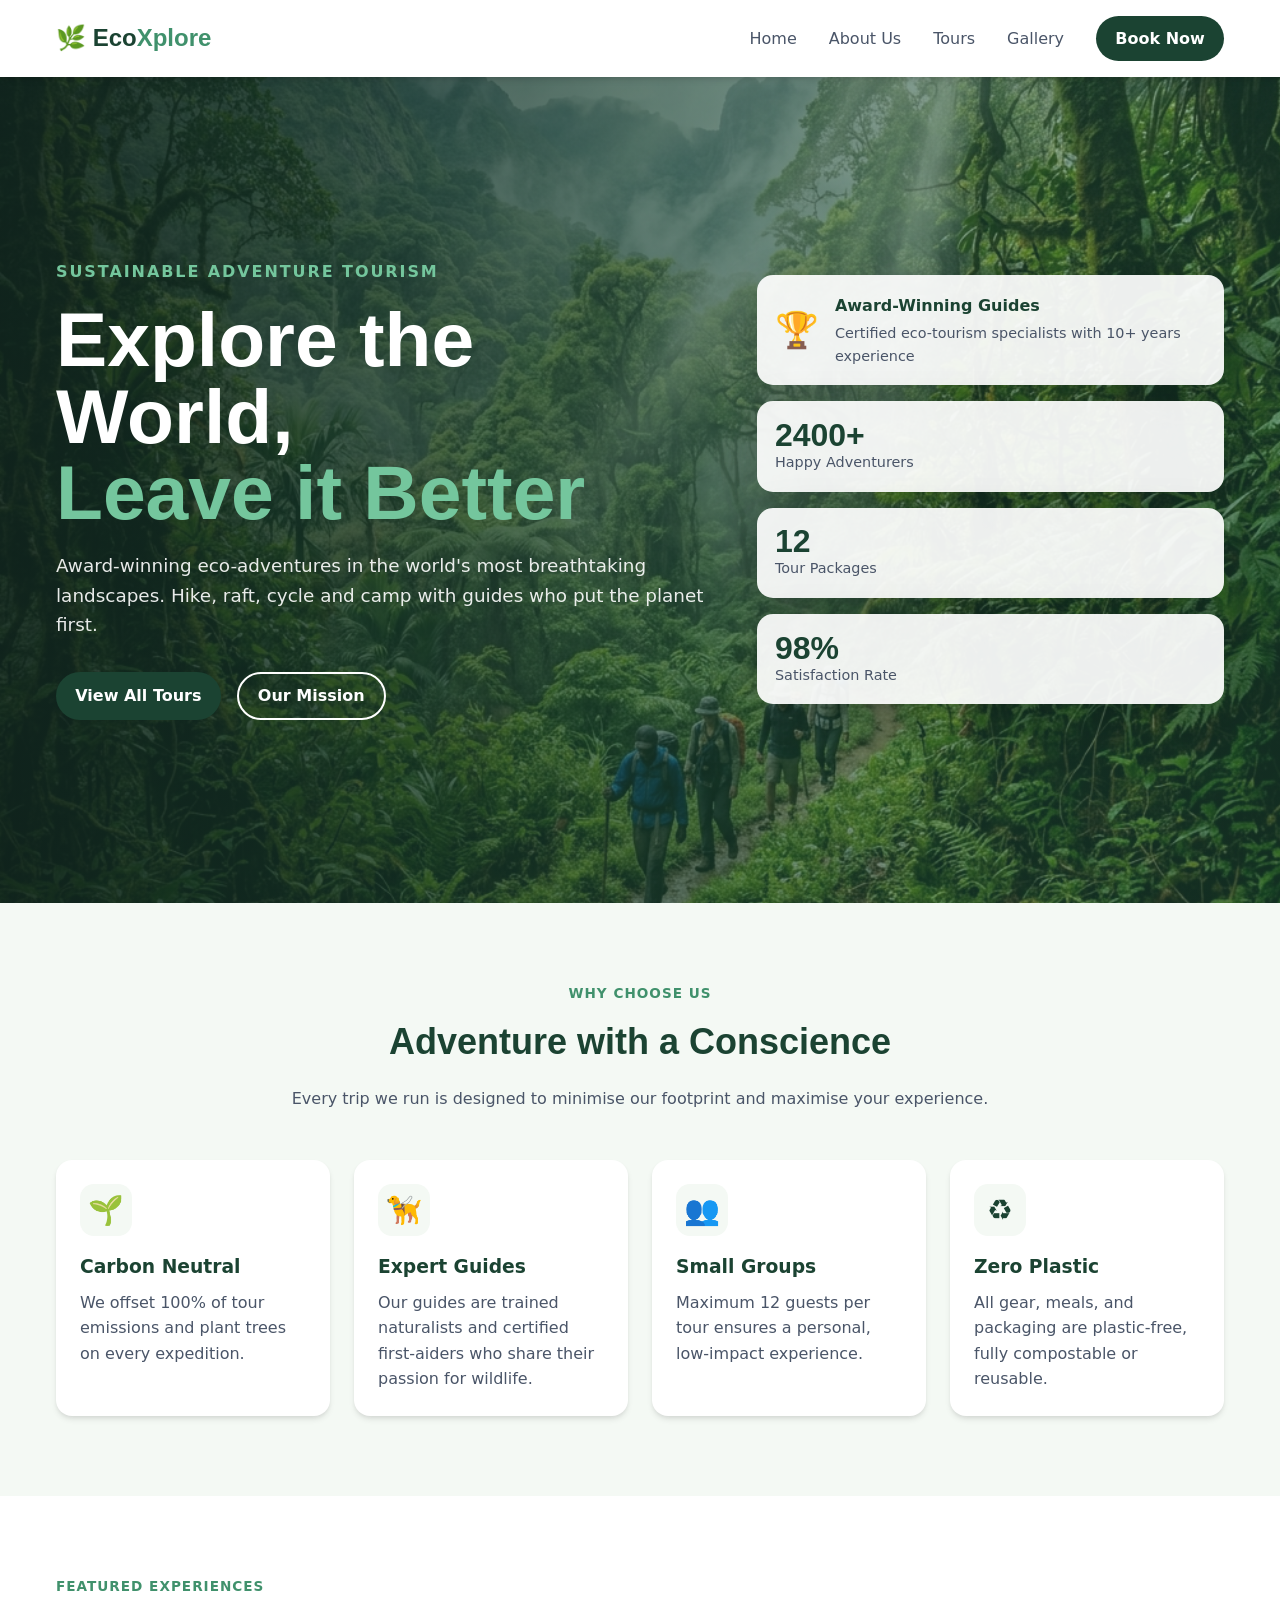
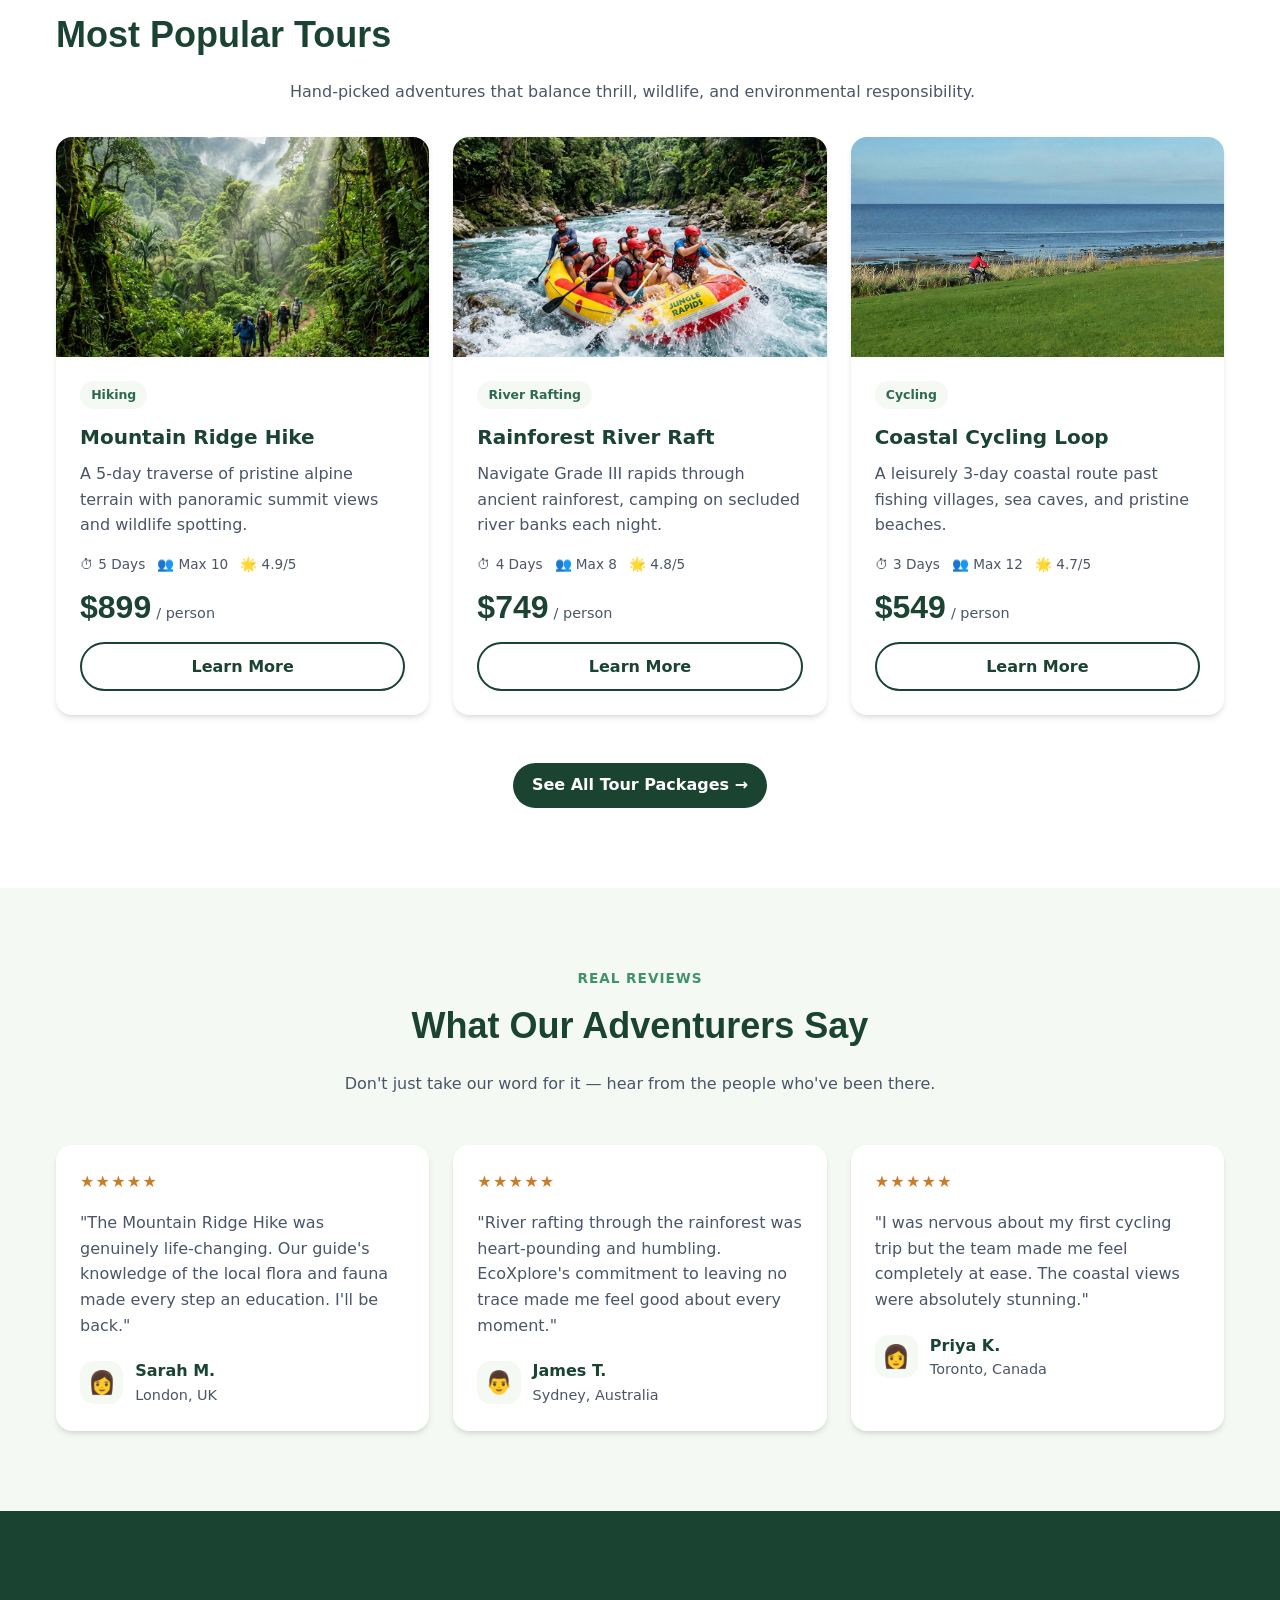
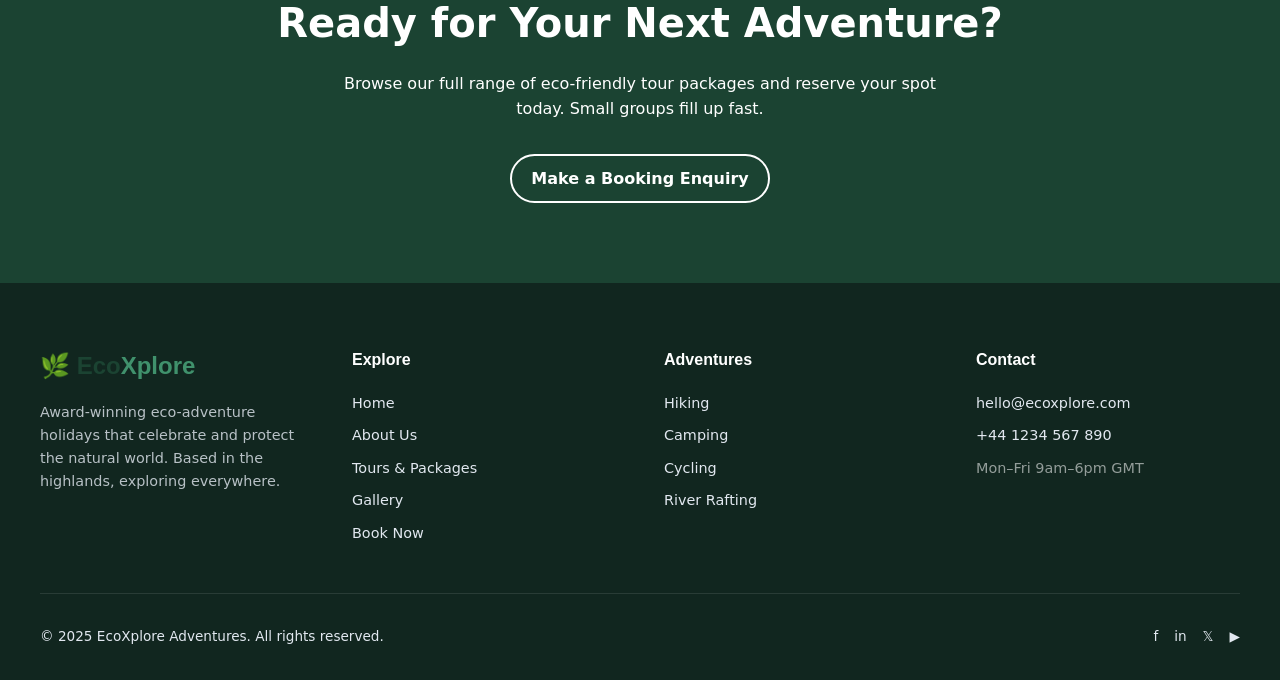
<file: index.html>
<!DOCTYPE html>
<html lang="en">
<head>
  <meta charset="UTF-8" />
  <meta name="viewport" content="width=device-width, initial-scale=1.0" />
  <meta name="description" content="EcoXplore Adventures – eco-friendly hiking, camping, cycling and river rafting tours that connect you with nature responsibly." />
  <title>EcoXplore Adventures | Eco-Friendly Tour Packages</title>
  <link rel="stylesheet" href="css/style.css" />
  <link rel="icon" href="data:image/svg+xml,<svg xmlns='http://www.w3.org/2000/svg' viewBox='0 0 32 32'><text y='28' font-size='28'>🌿</text></svg>" />
</head>
<body>

  <a class="skip-link" href="#main">Skip to main content</a>

  <nav class="navbar" role="navigation" aria-label="Main navigation">
    <div class="navbar__inner">
      <a class="navbar__logo" href="index.html" aria-label="EcoXplore Adventures home">
        🌿 Eco<span>Xplore</span>
      </a>
      <button class="nav-toggle" id="nav-toggle" aria-controls="nav-list" aria-expanded="false" aria-label="Toggle navigation menu">
        <span></span><span></span><span></span>
      </button>
      <ul class="nav-list" id="nav-list" role="list">
        <li><a href="index.html">Home</a></li>
        <li><a href="about.html">About Us</a></li>
        <li><a href="tours.html">Tours</a></li>
        <li><a href="gallery.html">Gallery</a></li>
        <li><a href="booking.html" class="btn btn--primary">Book Now</a></li>
      </ul>
    </div>
  </nav>

  <main id="main">

    <section class="hero" aria-label="Welcome to EcoXplore Adventures">
      <div class="hero__bg" role="presentation"></div>
      <div class="hero__content container">
        <div class="hero__text">
          <p class="hero__eyebrow">Sustainable Adventure Tourism</p>
          <h1 class="hero__title">
            Explore the World,<br><em>Leave it Better</em>
          </h1>
          <p class="hero__desc">
            Award-winning eco-adventures in the world's most breathtaking landscapes. Hike, raft, cycle and camp with guides who put the planet first.
          </p>
          <div class="hero__cta">
            <a href="tours.html" class="btn btn--primary">View All Tours</a>
            <a href="about.html" class="btn btn--outline">Our Mission</a>
          </div>
        </div>
        <div class="hero__visual" aria-hidden="true">
          <div class="hero__card">
            <div class="hero__card-icon">🏆</div>
            <div>
              <h3>Award-Winning Guides</h3>
              <p>Certified eco-tourism specialists with 10+ years experience</p>
            </div>
          </div>
          <div class="hero__card">
            <div class="stat-value" data-count="2400" data-suffix="+">0+</div>
            <div class="stat-label">Happy Adventurers</div>
          </div>
          <div class="hero__card">
            <div class="stat-value" data-count="12" data-suffix="">0</div>
            <div class="stat-label">Tour Packages</div>
          </div>
          <div class="hero__card">
            <div class="stat-value" data-count="98" data-suffix="%">0%</div>
            <div class="stat-label">Satisfaction Rate</div>
          </div>
        </div>
      </div>
    </section>

    <section class="features" aria-labelledby="features-heading">
      <div class="container">
        <div class="section-header section-header--center animate-fadeup">
          <span class="section-eyebrow">Why Choose Us</span>
          <h2 class="section-title" id="features-heading">Adventure with a Conscience</h2>
          <p class="section-subtitle">Every trip we run is designed to minimise our footprint and maximise your experience.</p>
        </div>
        <div class="features__grid">
          <div class="feature-item animate-fadeup">
            <div class="feature-icon" aria-hidden="true">🌱</div>
            <h3>Carbon Neutral</h3>
            <p>We offset 100% of tour emissions and plant trees on every expedition.</p>
          </div>
          <div class="feature-item animate-fadeup">
            <div class="feature-icon" aria-hidden="true">🦮</div>
            <h3>Expert Guides</h3>
            <p>Our guides are trained naturalists and certified first-aiders who share their passion for wildlife.</p>
          </div>
          <div class="feature-item animate-fadeup">
            <div class="feature-icon" aria-hidden="true">👥</div>
            <h3>Small Groups</h3>
            <p>Maximum 12 guests per tour ensures a personal, low-impact experience.</p>
          </div>
          <div class="feature-item animate-fadeup">
            <div class="feature-icon" aria-hidden="true">♻️</div>
            <h3>Zero Plastic</h3>
            <p>All gear, meals, and packaging are plastic-free, fully compostable or reusable.</p>
          </div>
        </div>
      </div>
    </section>

    <section class="tours" aria-labelledby="tours-heading">
      <div class="container">
        <div class="section-header animate-fadeup">
          <span class="section-eyebrow">Featured Experiences</span>
          <h2 class="section-title" id="tours-heading">Most Popular Tours</h2>
          <p class="section-subtitle">Hand-picked adventures that balance thrill, wildlife, and environmental responsibility.</p>
        </div>
        <div class="tours__grid">

          <article class="card animate-fadeup" aria-label="Mountain Ridge Hike tour">
            <img class="card__img" src="Images/eco_trekking_hero.png" alt="Hikers following a rainforest mountain trail" />
            <div class="card__body">
              <span class="card__tag">Hiking</span>
              <h3 class="card__title">Mountain Ridge Hike</h3>
              <p class="card__desc">A 5-day traverse of pristine alpine terrain with panoramic summit views and wildlife spotting.</p>
              <div class="card__meta">
                <span>⏱ 5 Days</span>
                <span>👥 Max 10</span>
                <span>🌟 4.9/5</span>
              </div>
              <div class="card__price">
                <span class="amount">$899</span>
                <span class="per">/ person</span>
              </div>
              <a href="tours.html#mountain-ridge" class="btn btn--outline-dark">Learn More</a>
            </div>
          </article>

          <article class="card animate-fadeup" aria-label="Rainforest River Raft tour">
            <img class="card__img" src="Images/wild_water_rafting.png" alt="Group rafting through white water in a rainforest river" />
            <div class="card__body">
              <span class="card__tag">River Rafting</span>
              <h3 class="card__title">Rainforest River Raft</h3>
              <p class="card__desc">Navigate Grade III rapids through ancient rainforest, camping on secluded river banks each night.</p>
              <div class="card__meta">
                <span>⏱ 4 Days</span>
                <span>👥 Max 8</span>
                <span>🌟 4.8/5</span>
              </div>
              <div class="card__price">
                <span class="amount">$749</span>
                <span class="per">/ person</span>
              </div>
              <a href="tours.html#river-raft" class="btn btn--outline-dark">Learn More</a>
            </div>
          </article>

          <article class="card animate-fadeup" aria-label="Coastal Cycling Loop tour">
            <img class="card__img" src="Images/coastal_cycling.jpg" alt="Cyclist riding along a coastal path beside the ocean" />
            <div class="card__body">
              <span class="card__tag">Cycling</span>
              <h3 class="card__title">Coastal Cycling Loop</h3>
              <p class="card__desc">A leisurely 3-day coastal route past fishing villages, sea caves, and pristine beaches.</p>
              <div class="card__meta">
                <span>⏱ 3 Days</span>
                <span>👥 Max 12</span>
                <span>🌟 4.7/5</span>
              </div>
              <div class="card__price">
                <span class="amount">$549</span>
                <span class="per">/ person</span>
              </div>
              <a href="tours.html#coastal-cycling" class="btn btn--outline-dark">Learn More</a>
            </div>
          </article>

        </div>
        <div style="text-align:center; margin-top:3rem;">
          <a href="tours.html" class="btn btn--primary">See All Tour Packages →</a>
        </div>
      </div>
    </section>

    <section class="testimonials" aria-labelledby="testimonials-heading">
      <div class="container">
        <div class="section-header section-header--center animate-fadeup">
          <span class="section-eyebrow">Real Reviews</span>
          <h2 class="section-title" id="testimonials-heading">What Our Adventurers Say</h2>
          <p class="section-subtitle">Don't just take our word for it — hear from the people who've been there.</p>
        </div>
        <div class="testimonials__grid">
          <blockquote class="testimonial-card animate-fadeup">
            <div class="testimonial-stars" aria-label="5 out of 5 stars">★★★★★</div>
            <p class="testimonial-text">"The Mountain Ridge Hike was genuinely life-changing. Our guide's knowledge of the local flora and fauna made every step an education. I'll be back."</p>
            <footer class="testimonial-author">
              <div class="testimonial-avatar" aria-hidden="true">👩</div>
              <div>
                <div class="testimonial-name">Sarah M.</div>
                <div class="testimonial-loc">London, UK</div>
              </div>
            </footer>
          </blockquote>
          <blockquote class="testimonial-card animate-fadeup">
            <div class="testimonial-stars" aria-label="5 out of 5 stars">★★★★★</div>
            <p class="testimonial-text">"River rafting through the rainforest was heart-pounding and humbling. EcoXplore's commitment to leaving no trace made me feel good about every moment."</p>
            <footer class="testimonial-author">
              <div class="testimonial-avatar" aria-hidden="true">👨</div>
              <div>
                <div class="testimonial-name">James T.</div>
                <div class="testimonial-loc">Sydney, Australia</div>
              </div>
            </footer>
          </blockquote>
          <blockquote class="testimonial-card animate-fadeup">
            <div class="testimonial-stars" aria-label="5 out of 5 stars">★★★★★</div>
            <p class="testimonial-text">"I was nervous about my first cycling trip but the team made me feel completely at ease. The coastal views were absolutely stunning."</p>
            <footer class="testimonial-author">
              <div class="testimonial-avatar" aria-hidden="true">👩</div>
              <div>
                <div class="testimonial-name">Priya K.</div>
                <div class="testimonial-loc">Toronto, Canada</div>
              </div>
            </footer>
          </blockquote>
        </div>
      </div>
    </section>

    <section class="cta-banner" aria-labelledby="cta-heading">
      <div class="container">
        <h2 id="cta-heading">Ready for Your Next Adventure?</h2>
        <p>Browse our full range of eco-friendly tour packages and reserve your spot today. Small groups fill up fast.</p>
        <a href="booking.html" class="btn btn--outline">Make a Booking Enquiry</a>
      </div>
    </section>

  </main>

  <footer class="footer" role="contentinfo">
    <div class="footer__grid">
      <div class="footer__brand">
        <a class="navbar__logo" href="index.html" aria-label="EcoXplore Adventures home">🌿 Eco<span>Xplore</span></a>
        <p>Award-winning eco-adventure holidays that celebrate and protect the natural world. Based in the highlands, exploring everywhere.</p>
      </div>
      <nav class="footer__col" aria-label="Quick links">
        <h4>Explore</h4>
        <ul>
          <li><a href="index.html">Home</a></li>
          <li><a href="about.html">About Us</a></li>
          <li><a href="tours.html">Tours & Packages</a></li>
          <li><a href="gallery.html">Gallery</a></li>
          <li><a href="booking.html">Book Now</a></li>
        </ul>
      </nav>
      <nav class="footer__col" aria-label="Tour types">
        <h4>Adventures</h4>
        <ul>
          <li><a href="tours.html#hiking">Hiking</a></li>
          <li><a href="tours.html#camping">Camping</a></li>
          <li><a href="tours.html#cycling">Cycling</a></li>
          <li><a href="tours.html#rafting">River Rafting</a></li>
        </ul>
      </nav>
      <div class="footer__col">
        <h4>Contact</h4>
        <ul>
          <li><a href="mailto:hello@ecoxplore.com">hello@ecoxplore.com</a></li>
          <li><a href="tel:+441234567890">+44 1234 567 890</a></li>
          <li><span style="color:rgba(255,255,255,.55)">Mon–Fri 9am–6pm GMT</span></li>
        </ul>
      </div>
    </div>
    <div class="footer__bottom">
      <p>&copy; 2025 EcoXplore Adventures. All rights reserved.</p>
      <div class="footer__social" aria-label="Social media links">
        <a href="#" aria-label="Facebook">f</a>
        <a href="#" aria-label="Instagram">in</a>
        <a href="#" aria-label="Twitter / X">𝕏</a>
        <a href="#" aria-label="YouTube">▶</a>
      </div>
    </div>
  </footer>

  <script src="js/main.js"></script>
</body>
</html>
</file>
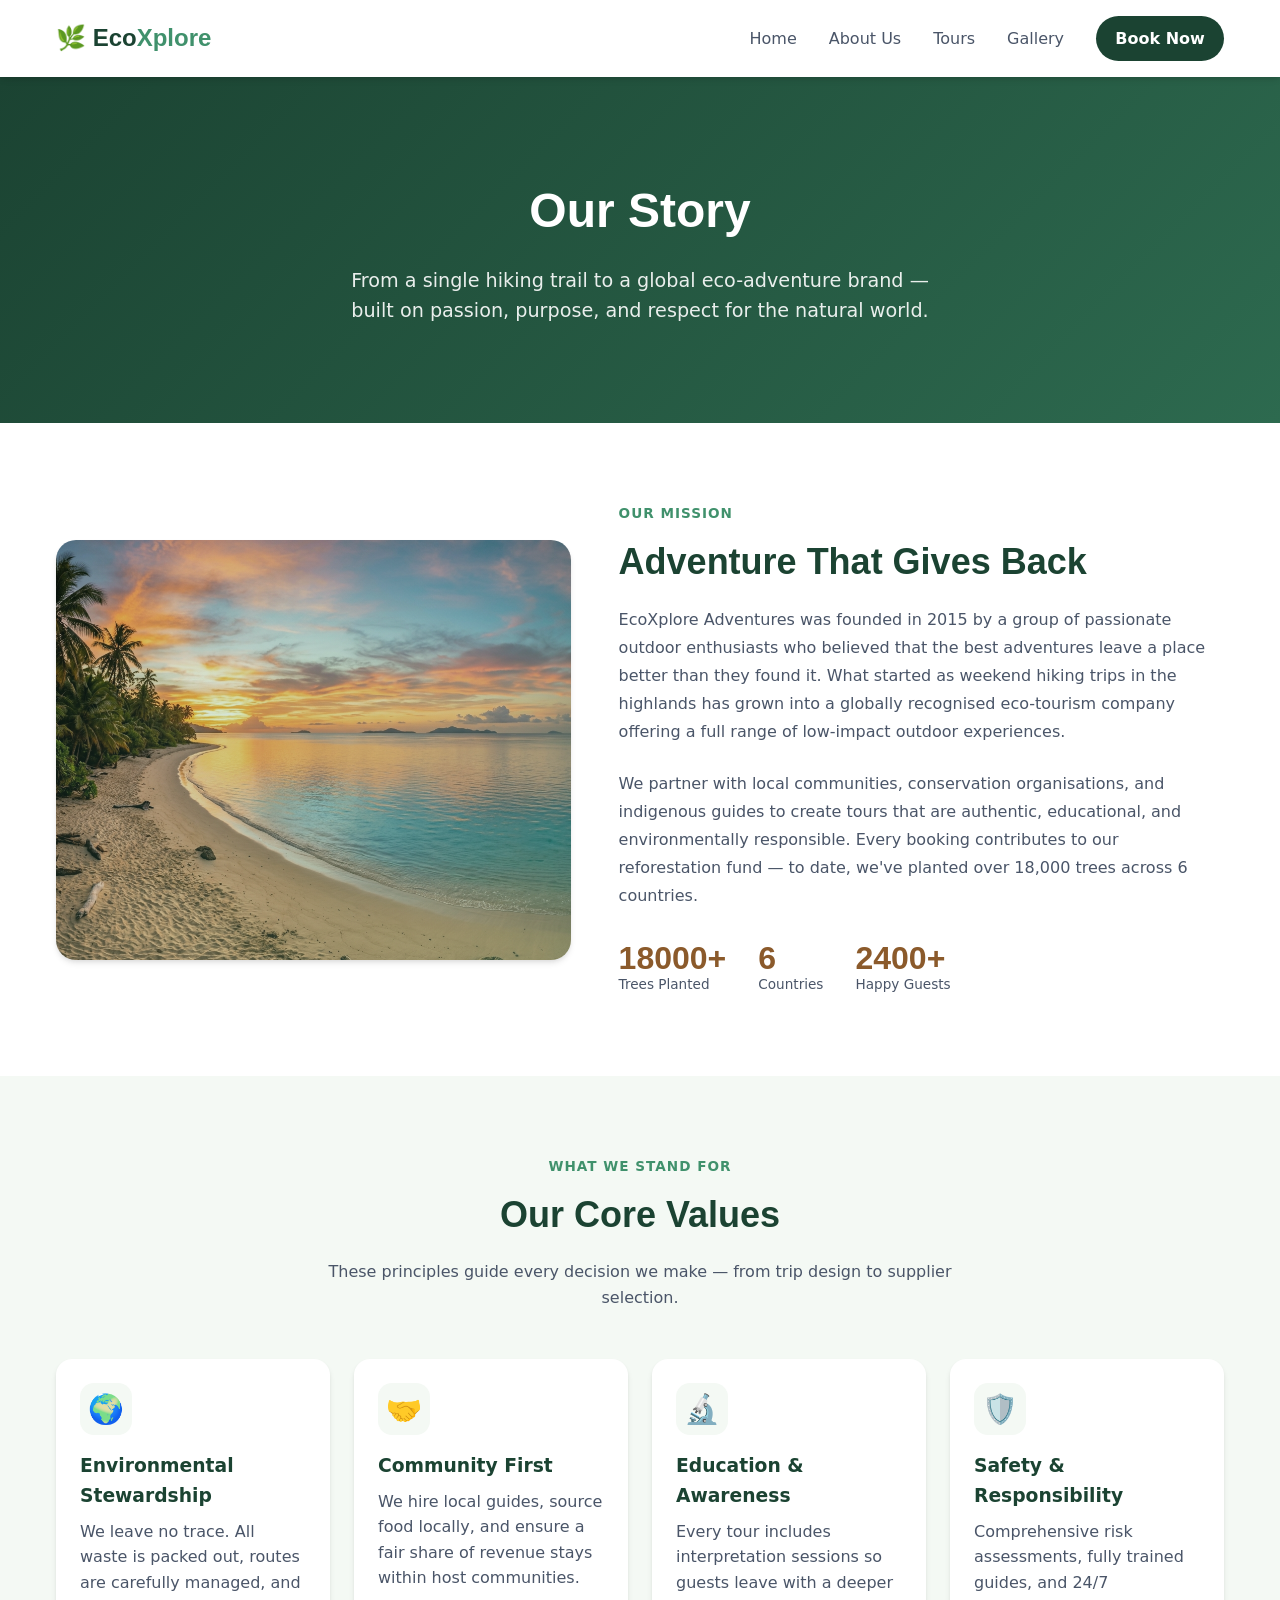
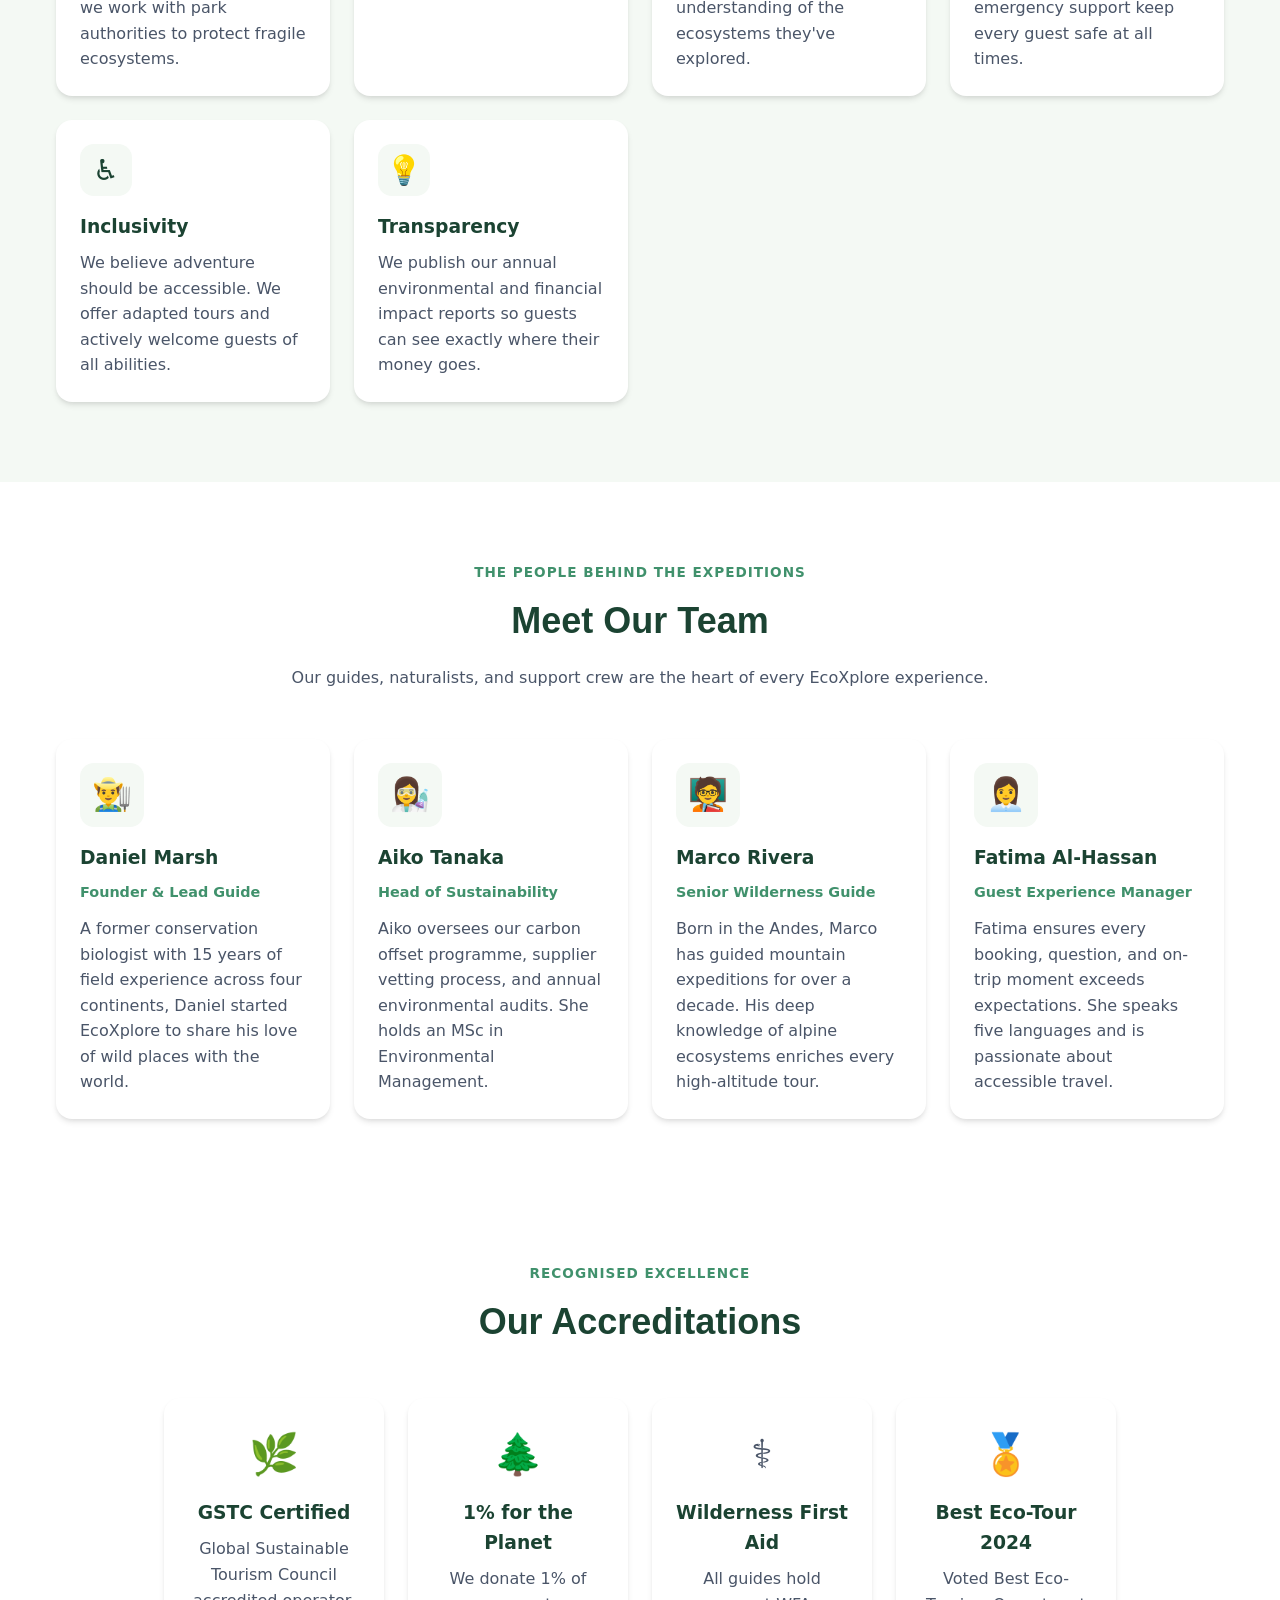
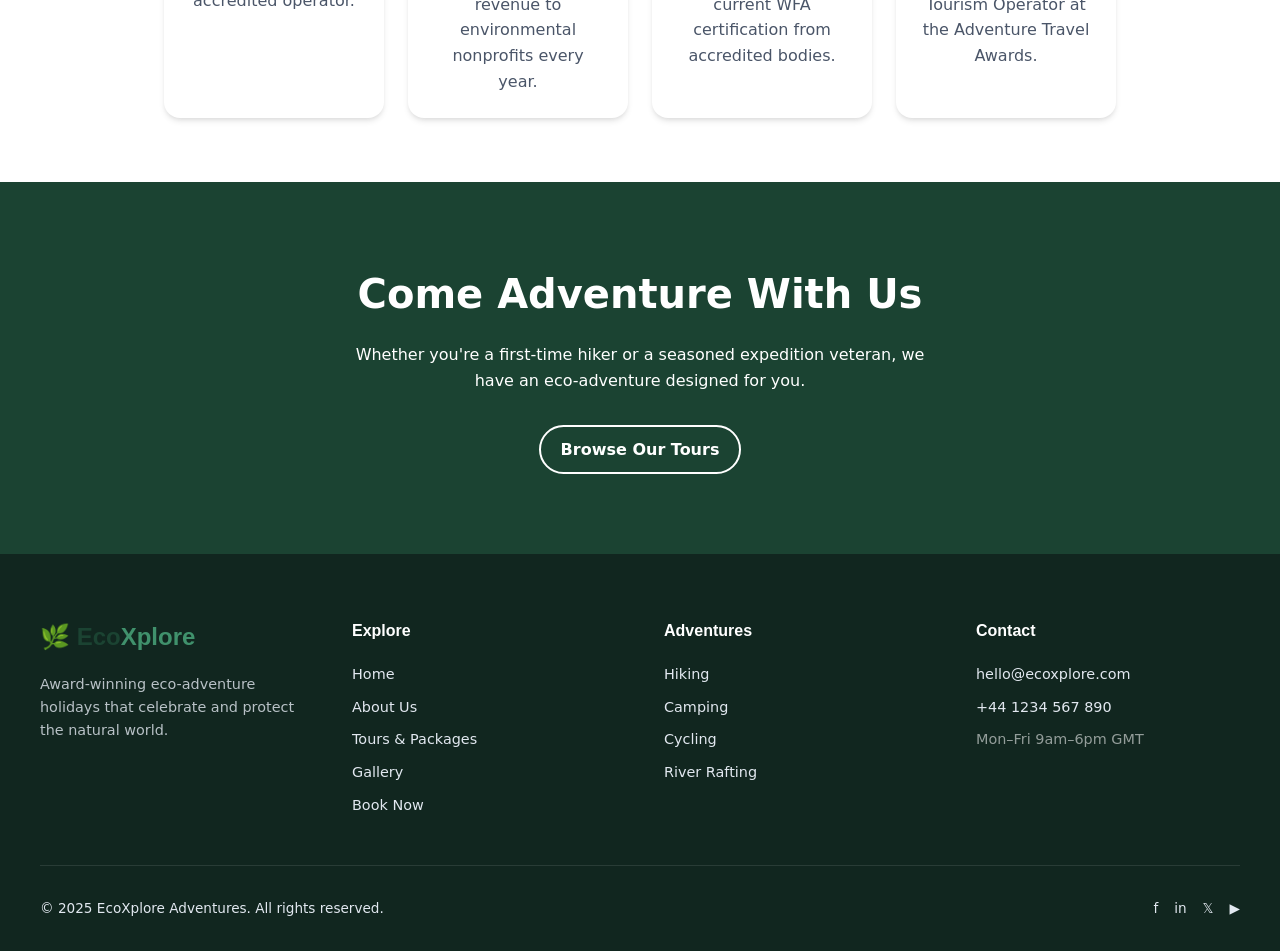
<file: about.html>
<!DOCTYPE html>
<html lang="en">
<head>
  <meta charset="UTF-8" />
  <meta name="viewport" content="width=device-width, initial-scale=1.0" />
  <meta name="description" content="Learn about EcoXplore Adventures – our story, our team, and our passion for sustainable eco-tourism." />
  <title>About Us | EcoXplore Adventures</title>
  <link rel="stylesheet" href="css/style.css" />
  <link rel="icon" href="data:image/svg+xml,<svg xmlns='http://www.w3.org/2000/svg' viewBox='0 0 32 32'><text y='28' font-size='28'>🌿</text></svg>" />
</head>
<body>

  <a class="skip-link" href="#main">Skip to main content</a>

  <nav class="navbar" role="navigation" aria-label="Main navigation">
    <div class="navbar__inner">
      <a class="navbar__logo" href="index.html" aria-label="EcoXplore Adventures home">🌿 Eco<span>Xplore</span></a>
      <button class="nav-toggle" id="nav-toggle" aria-controls="nav-list" aria-expanded="false" aria-label="Toggle navigation menu">
        <span></span><span></span><span></span>
      </button>
      <ul class="nav-list" id="nav-list" role="list">
        <li><a href="index.html">Home</a></li>
        <li><a href="about.html">About Us</a></li>
        <li><a href="tours.html">Tours</a></li>
        <li><a href="gallery.html">Gallery</a></li>
        <li><a href="booking.html" class="btn btn--primary">Book Now</a></li>
      </ul>
    </div>
  </nav>

  <main id="main">

    <header class="page-hero" aria-label="About Us page header">
      <h1>Our Story</h1>
      <p>From a single hiking trail to a global eco-adventure brand — built on passion, purpose, and respect for the natural world.</p>
    </header>

    <section class="about-mission" aria-labelledby="mission-heading">
      <div class="about-mission__grid container">
        <div class="about-visual" role="img" aria-label="Tropical coastline and nature adventure scenery"></div>
        <div>
          <span class="section-eyebrow">Our Mission</span>
          <h2 class="section-title" id="mission-heading">Adventure That Gives Back</h2>
          <p style="color:var(--stone); margin-top:.75rem; margin-bottom:1.5rem; line-height:1.75;">
            EcoXplore Adventures was founded in 2015 by a group of passionate outdoor enthusiasts who believed that the best adventures leave a place better than they found it. What started as weekend hiking trips in the highlands has grown into a globally recognised eco-tourism company offering a full range of low-impact outdoor experiences.
          </p>
          <p style="color:var(--stone); margin-bottom:2rem; line-height:1.75;">
            We partner with local communities, conservation organisations, and indigenous guides to create tours that are authentic, educational, and environmentally responsible. Every booking contributes to our reforestation fund — to date, we've planted over 18,000 trees across 6 countries.
          </p>
          <div style="display:flex; gap:2rem; flex-wrap:wrap;">
            <div>
              <div class="stat-value" style="color:var(--earth)" data-count="18000" data-suffix="+">0+</div>
              <div style="font-size:.85rem; color:var(--stone)">Trees Planted</div>
            </div>
            <div>
              <div class="stat-value" style="color:var(--earth)" data-count="6" data-suffix="">0</div>
              <div style="font-size:.85rem; color:var(--stone)">Countries</div>
            </div>
            <div>
              <div class="stat-value" style="color:var(--earth)" data-count="2400" data-suffix="+">0+</div>
              <div style="font-size:.85rem; color:var(--stone)">Happy Guests</div>
            </div>
          </div>
        </div>
      </div>
    </section>

    <section class="about-values" aria-labelledby="values-heading">
      <div class="container">
        <div class="section-header section-header--center animate-fadeup">
          <span class="section-eyebrow">What We Stand For</span>
          <h2 class="section-title" id="values-heading">Our Core Values</h2>
          <p class="section-subtitle">These principles guide every decision we make — from trip design to supplier selection.</p>
        </div>
        <div class="values-grid">
          <div class="value-card animate-fadeup">
            <div class="value-card__icon">🌍</div>
            <h3>Environmental Stewardship</h3>
            <p>We leave no trace. All waste is packed out, routes are carefully managed, and we work with park authorities to protect fragile ecosystems.</p>
          </div>
          <div class="value-card animate-fadeup">
            <div class="value-card__icon">🤝</div>
            <h3>Community First</h3>
            <p>We hire local guides, source food locally, and ensure a fair share of revenue stays within host communities.</p>
          </div>
          <div class="value-card animate-fadeup">
            <div class="value-card__icon">🔬</div>
            <h3>Education & Awareness</h3>
            <p>Every tour includes interpretation sessions so guests leave with a deeper understanding of the ecosystems they've explored.</p>
          </div>
          <div class="value-card animate-fadeup">
            <div class="value-card__icon">🛡️</div>
            <h3>Safety & Responsibility</h3>
            <p>Comprehensive risk assessments, fully trained guides, and 24/7 emergency support keep every guest safe at all times.</p>
          </div>
          <div class="value-card animate-fadeup">
            <div class="value-card__icon">♿</div>
            <h3>Inclusivity</h3>
            <p>We believe adventure should be accessible. We offer adapted tours and actively welcome guests of all abilities.</p>
          </div>
          <div class="value-card animate-fadeup">
            <div class="value-card__icon">💡</div>
            <h3>Transparency</h3>
            <p>We publish our annual environmental and financial impact reports so guests can see exactly where their money goes.</p>
          </div>
        </div>
      </div>
    </section>

    <section class="team" aria-labelledby="team-heading">
      <div class="container">
        <div class="section-header section-header--center animate-fadeup">
          <span class="section-eyebrow">The People Behind the Expeditions</span>
          <h2 class="section-title" id="team-heading">Meet Our Team</h2>
          <p class="section-subtitle">Our guides, naturalists, and support crew are the heart of every EcoXplore experience.</p>
        </div>
        <div class="team__grid">

          <div class="team-card animate-fadeup">
            <div class="team-avatar" aria-hidden="true">👨‍🌾</div>
            <h3>Daniel Marsh</h3>
            <p class="role">Founder & Lead Guide</p>
            <p>A former conservation biologist with 15 years of field experience across four continents, Daniel started EcoXplore to share his love of wild places with the world.</p>
          </div>

          <div class="team-card animate-fadeup">
            <div class="team-avatar" aria-hidden="true">👩‍🔬</div>
            <h3>Aiko Tanaka</h3>
            <p class="role">Head of Sustainability</p>
            <p>Aiko oversees our carbon offset programme, supplier vetting process, and annual environmental audits. She holds an MSc in Environmental Management.</p>
          </div>

          <div class="team-card animate-fadeup">
            <div class="team-avatar" aria-hidden="true">🧑‍🏫</div>
            <h3>Marco Rivera</h3>
            <p class="role">Senior Wilderness Guide</p>
            <p>Born in the Andes, Marco has guided mountain expeditions for over a decade. His deep knowledge of alpine ecosystems enriches every high-altitude tour.</p>
          </div>

          <div class="team-card animate-fadeup">
            <div class="team-avatar" aria-hidden="true">👩‍💼</div>
            <h3>Fatima Al-Hassan</h3>
            <p class="role">Guest Experience Manager</p>
            <p>Fatima ensures every booking, question, and on-trip moment exceeds expectations. She speaks five languages and is passionate about accessible travel.</p>
          </div>

        </div>
      </div>
    </section>

    <section style="padding:4rem 1.5rem; background:var(--white);" aria-labelledby="certs-heading">
      <div class="container">
        <div class="section-header section-header--center animate-fadeup">
          <span class="section-eyebrow">Recognised Excellence</span>
          <h2 class="section-title" id="certs-heading">Our Accreditations</h2>
        </div>
        <div style="display:flex; flex-wrap:wrap; gap:1.5rem; justify-content:center; margin-top:2rem;">
          <div class="value-card" style="flex:1; min-width:180px; max-width:220px; text-align:center;">
            <div style="font-size:2.5rem; margin-bottom:.75rem;">🌿</div>
            <h3>GSTC Certified</h3>
            <p>Global Sustainable Tourism Council accredited operator.</p>
          </div>
          <div class="value-card" style="flex:1; min-width:180px; max-width:220px; text-align:center;">
            <div style="font-size:2.5rem; margin-bottom:.75rem;">🌲</div>
            <h3>1% for the Planet</h3>
            <p>We donate 1% of revenue to environmental nonprofits every year.</p>
          </div>
          <div class="value-card" style="flex:1; min-width:180px; max-width:220px; text-align:center;">
            <div style="font-size:2.5rem; margin-bottom:.75rem;">⚕️</div>
            <h3>Wilderness First Aid</h3>
            <p>All guides hold current WFA certification from accredited bodies.</p>
          </div>
          <div class="value-card" style="flex:1; min-width:180px; max-width:220px; text-align:center;">
            <div style="font-size:2.5rem; margin-bottom:.75rem;">🏅</div>
            <h3>Best Eco-Tour 2024</h3>
            <p>Voted Best Eco-Tourism Operator at the Adventure Travel Awards.</p>
          </div>
        </div>
      </div>
    </section>

    <section class="cta-banner" aria-labelledby="about-cta">
      <div class="container">
        <h2 id="about-cta">Come Adventure With Us</h2>
        <p>Whether you're a first-time hiker or a seasoned expedition veteran, we have an eco-adventure designed for you.</p>
        <a href="tours.html" class="btn btn--outline">Browse Our Tours</a>
      </div>
    </section>

  </main>

  <footer class="footer" role="contentinfo">
    <div class="footer__grid">
      <div class="footer__brand">
        <a class="navbar__logo" href="index.html">🌿 Eco<span>Xplore</span></a>
        <p>Award-winning eco-adventure holidays that celebrate and protect the natural world.</p>
      </div>
      <nav class="footer__col" aria-label="Quick links">
        <h4>Explore</h4>
        <ul>
          <li><a href="index.html">Home</a></li>
          <li><a href="about.html">About Us</a></li>
          <li><a href="tours.html">Tours & Packages</a></li>
          <li><a href="gallery.html">Gallery</a></li>
          <li><a href="booking.html">Book Now</a></li>
        </ul>
      </nav>
      <nav class="footer__col" aria-label="Tour types">
        <h4>Adventures</h4>
        <ul>
          <li><a href="tours.html#hiking">Hiking</a></li>
          <li><a href="tours.html#camping">Camping</a></li>
          <li><a href="tours.html#cycling">Cycling</a></li>
          <li><a href="tours.html#rafting">River Rafting</a></li>
        </ul>
      </nav>
      <div class="footer__col">
        <h4>Contact</h4>
        <ul>
          <li><a href="mailto:hello@ecoxplore.com">hello@ecoxplore.com</a></li>
          <li><a href="tel:+441234567890">+44 1234 567 890</a></li>
          <li><span style="color:rgba(255,255,255,.55)">Mon–Fri 9am–6pm GMT</span></li>
        </ul>
      </div>
    </div>
    <div class="footer__bottom">
      <p>&copy; 2025 EcoXplore Adventures. All rights reserved.</p>
      <div class="footer__social" aria-label="Social media links">
        <a href="#" aria-label="Facebook">f</a>
        <a href="#" aria-label="Instagram">in</a>
        <a href="#" aria-label="Twitter / X">𝕏</a>
        <a href="#" aria-label="YouTube">▶</a>
      </div>
    </div>
  </footer>

  <script src="js/main.js"></script>
</body>
</html>
</file>
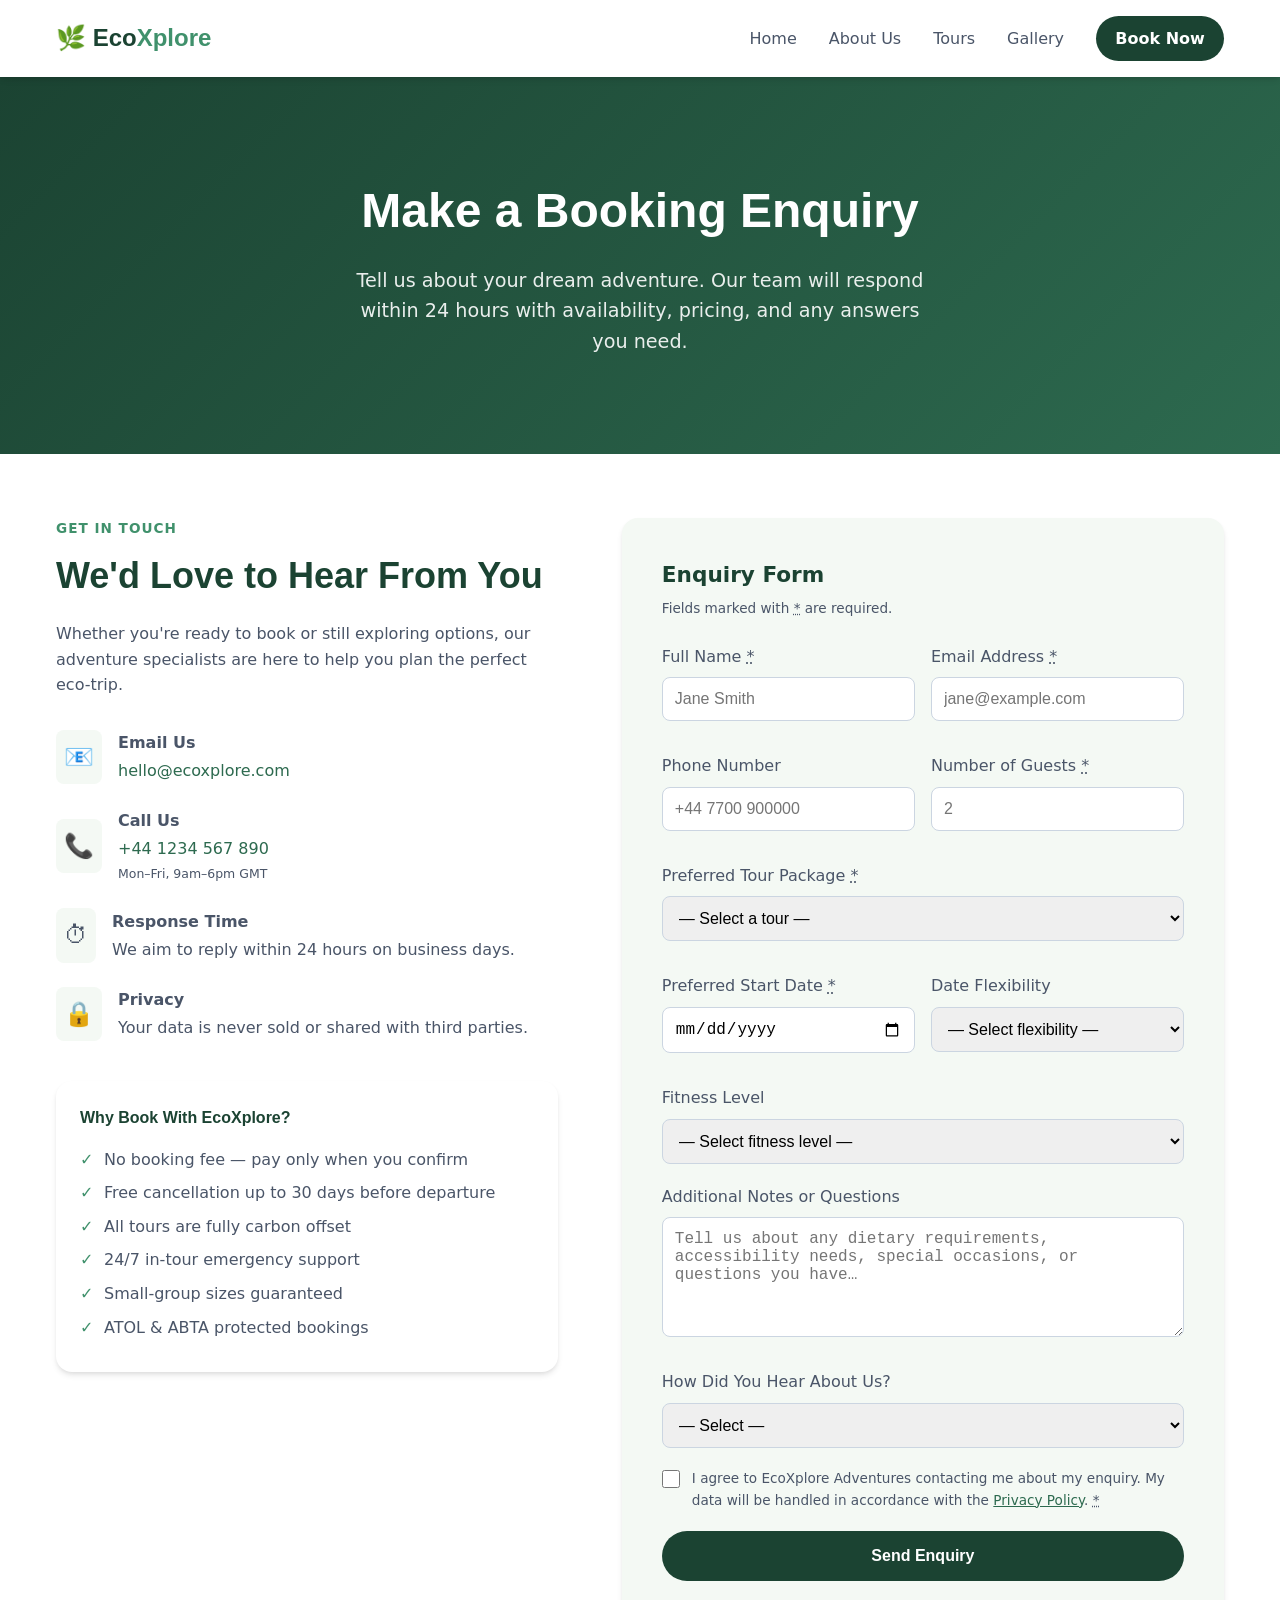
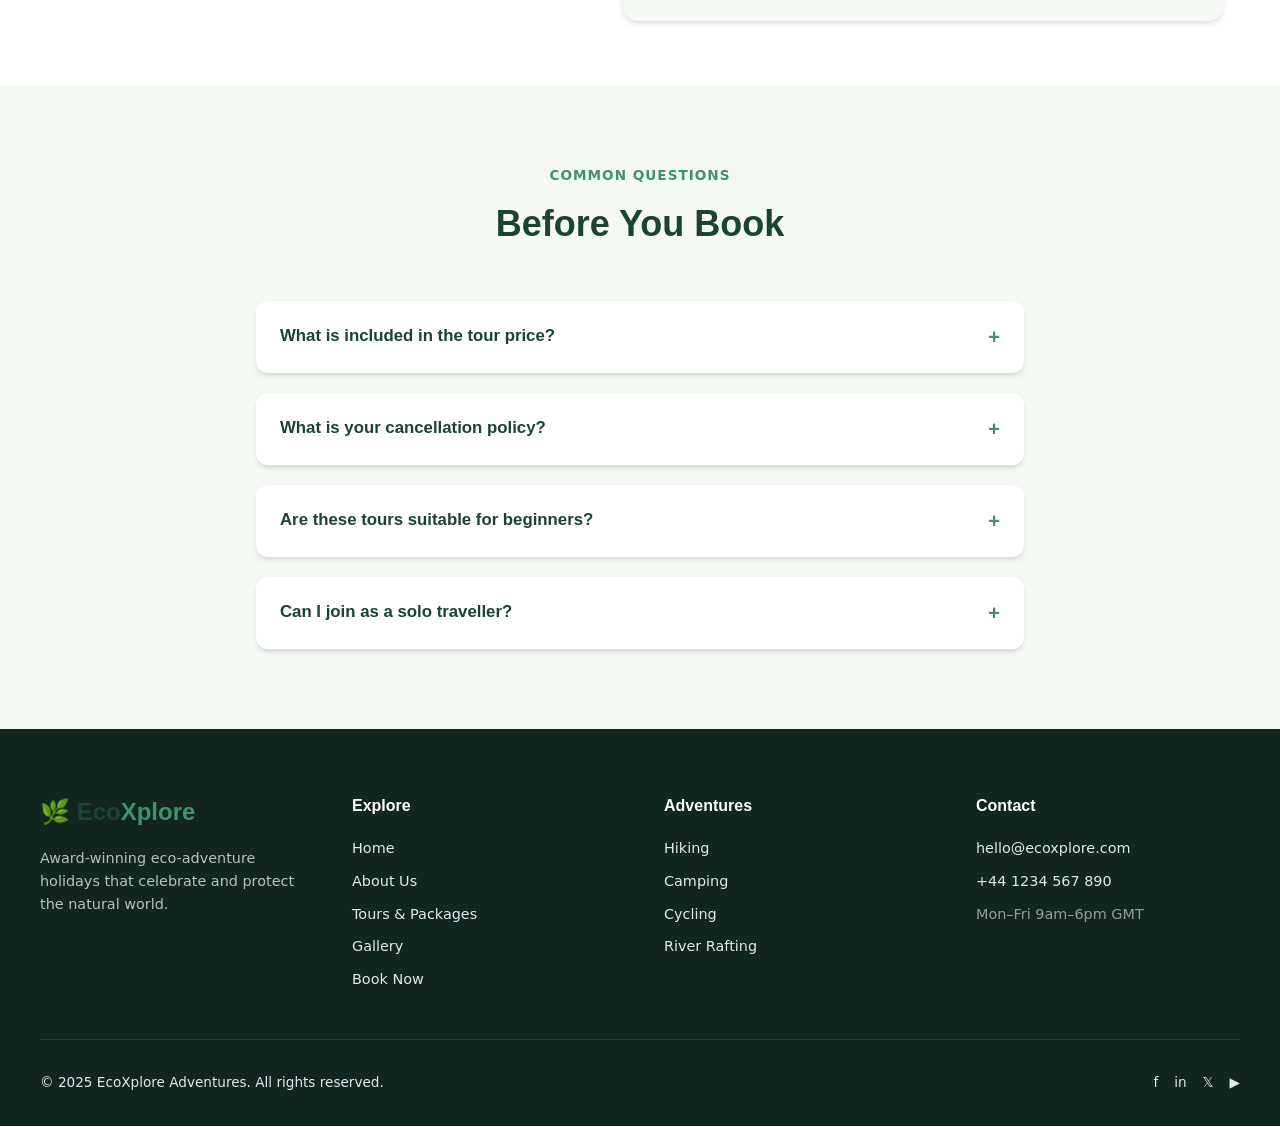
<file: booking.html>
<!DOCTYPE html>
<html lang="en">
<head>
  <meta charset="UTF-8" />
  <meta name="viewport" content="width=device-width, initial-scale=1.0" />
  <meta name="description" content="Make a booking enquiry with EcoXplore Adventures – tell us which tour interests you and we'll be in touch within 24 hours." />
  <title>Book a Tour | EcoXplore Adventures</title>
  <link rel="stylesheet" href="css/style.css" />
  <link rel="icon" href="data:image/svg+xml,<svg xmlns='http://www.w3.org/2000/svg' viewBox='0 0 32 32'><text y='28' font-size='28'>🌿</text></svg>" />
</head>
<body>

  <a class="skip-link" href="#main">Skip to main content</a>

  <nav class="navbar" role="navigation" aria-label="Main navigation">
    <div class="navbar__inner">
      <a class="navbar__logo" href="index.html" aria-label="EcoXplore Adventures home">🌿 Eco<span>Xplore</span></a>
      <button class="nav-toggle" id="nav-toggle" aria-controls="nav-list" aria-expanded="false" aria-label="Toggle navigation menu">
        <span></span><span></span><span></span>
      </button>
      <ul class="nav-list" id="nav-list" role="list">
        <li><a href="index.html">Home</a></li>
        <li><a href="about.html">About Us</a></li>
        <li><a href="tours.html">Tours</a></li>
        <li><a href="gallery.html">Gallery</a></li>
        <li><a href="booking.html" class="btn btn--primary">Book Now</a></li>
      </ul>
    </div>
  </nav>

  <main id="main">

    <header class="page-hero" aria-label="Booking page header">
      <h1>Make a Booking Enquiry</h1>
      <p>Tell us about your dream adventure. Our team will respond within 24 hours with availability, pricing, and any answers you need.</p>
    </header>

    <section class="booking" aria-labelledby="booking-heading">
      <div class="booking__wrapper">

        <div class="booking__info">
          <span class="section-eyebrow">Get in Touch</span>
          <h2 class="section-title" id="booking-heading">We'd Love to Hear From You</h2>
          <p>Whether you're ready to book or still exploring options, our adventure specialists are here to help you plan the perfect eco-trip.</p>

          <div class="booking__contact">
            <div class="contact-item">
              <div class="contact-icon" aria-hidden="true">📧</div>
              <div>
                <strong>Email Us</strong>
                <span><a href="mailto:hello@ecoxplore.com" style="color:var(--canopy)">hello@ecoxplore.com</a></span>
              </div>
            </div>
            <div class="contact-item">
              <div class="contact-icon" aria-hidden="true">📞</div>
              <div>
                <strong>Call Us</strong>
                <span><a href="tel:+441234567890" style="color:var(--canopy)">+44 1234 567 890</a></span>
                <span style="font-size:.78rem; color:var(--stone)">Mon–Fri, 9am–6pm GMT</span>
              </div>
            </div>
            <div class="contact-item">
              <div class="contact-icon" aria-hidden="true">⏱</div>
              <div>
                <strong>Response Time</strong>
                <span>We aim to reply within 24 hours on business days.</span>
              </div>
            </div>
            <div class="contact-item">
              <div class="contact-icon" aria-hidden="true">🔒</div>
              <div>
                <strong>Privacy</strong>
                <span>Your data is never sold or shared with third parties.</span>
              </div>
            </div>
          </div>

          <div style="margin-top:2.5rem; padding:1.5rem; background:var(--white); border-radius:16px; box-shadow:var(--shadow);">
            <h3 style="font-family:var(--ff-display); font-size:1rem; color:var(--forest); margin-bottom:1rem;">Why Book With EcoXplore?</h3>
            <ul class="includes-list">
              <li>No booking fee — pay only when you confirm</li>
              <li>Free cancellation up to 30 days before departure</li>
              <li>All tours are fully carbon offset</li>
              <li>24/7 in-tour emergency support</li>
              <li>Small-group sizes guaranteed</li>
              <li>ATOL & ABTA protected bookings</li>
            </ul>
          </div>
        </div>

        <div class="form-card">
          <h3>Enquiry Form</h3>
          <p style="font-size:.85rem; color:var(--stone); margin-bottom:1.5rem;">Fields marked with <abbr title="required">*</abbr> are required.</p>

          <form id="booking-form" novalidate aria-label="Tour booking enquiry form">

            <div class="form-row">
              <div class="form-group">
                <label for="full-name">Full Name <abbr title="required" aria-label="required">*</abbr></label>
                <input
                  type="text"
                  id="full-name"
                  name="full-name"
                  placeholder="Jane Smith"
                  autocomplete="name"
                  aria-required="true"
                  aria-describedby="full-name-err"
                />
                <span class="error-msg" id="full-name-err" role="alert"></span>
              </div>
              <div class="form-group">
                <label for="email">Email Address <abbr title="required" aria-label="required">*</abbr></label>
                <input
                  type="email"
                  id="email"
                  name="email"
                  placeholder="jane@example.com"
                  autocomplete="email"
                  aria-required="true"
                  aria-describedby="email-err"
                />
                <span class="error-msg" id="email-err" role="alert"></span>
              </div>
            </div>

            <div class="form-row">
              <div class="form-group">
                <label for="phone">Phone Number</label>
                <input
                  type="tel"
                  id="phone"
                  name="phone"
                  placeholder="+44 7700 900000"
                  autocomplete="tel"
                  aria-describedby="phone-err"
                />
                <span class="error-msg" id="phone-err" role="alert"></span>
              </div>
              <div class="form-group">
                <label for="guests">Number of Guests <abbr title="required" aria-label="required">*</abbr></label>
                <input
                  type="number"
                  id="guests"
                  name="guests"
                  min="1"
                  max="20"
                  placeholder="2"
                  aria-required="true"
                  aria-describedby="guests-err"
                />
                <span class="error-msg" id="guests-err" role="alert"></span>
              </div>
            </div>

            <div class="form-group">
              <label for="tour">Preferred Tour Package <abbr title="required" aria-label="required">*</abbr></label>
              <select id="tour" name="tour" aria-required="true" aria-describedby="tour-err">
                <option value="">— Select a tour —</option>
                <optgroup label="🥾 Hiking">
                  <option value="mountain-ridge">Mountain Ridge Hike (5 Days) – $899pp</option>
                  <option value="highland-trail">Highland Wilderness Trail (3 Days) – $499pp</option>
                </optgroup>
                <optgroup label="🛶 River Rafting">
                  <option value="river-raft">Rainforest River Raft (4 Days) – $749pp</option>
                  <option value="canyon-descent">Canyon Descent (2 Days) – $599pp</option>
                </optgroup>
                <optgroup label="🚵 Cycling">
                  <option value="coastal-cycling">Coastal Cycling Loop (3 Days) – $549pp</option>
                </optgroup>
                <optgroup label="⛺ Camping">
                  <option value="wilderness-camp">Dark Sky Wilderness Camp (3 Days) – $449pp</option>
                </optgroup>
                <option value="unsure">Not sure yet — please advise</option>
              </select>
              <span class="error-msg" id="tour-err" role="alert"></span>
            </div>

            <div class="form-row">
              <div class="form-group">
                <label for="date">Preferred Start Date <abbr title="required" aria-label="required">*</abbr></label>
                <input
                  type="date"
                  id="date"
                  name="date"
                  aria-required="true"
                  aria-describedby="date-err"
                />
                <span class="error-msg" id="date-err" role="alert"></span>
              </div>
              <div class="form-group">
                <label for="flexibility">Date Flexibility</label>
                <select id="flexibility" name="flexibility">
                  <option value="">— Select flexibility —</option>
                  <option value="exact">Exact date only</option>
                  <option value="week">± 1 week</option>
                  <option value="month">± 1 month</option>
                  <option value="flexible">Fully flexible</option>
                </select>
              </div>
            </div>

            <div class="form-group">
              <label for="fitness">Fitness Level</label>
              <select id="fitness" name="fitness">
                <option value="">— Select fitness level —</option>
                <option value="beginner">Beginner – I rarely do outdoor activities</option>
                <option value="moderate">Moderate – I walk / cycle regularly</option>
                <option value="fit">Fit – I hike and train regularly</option>
                <option value="athlete">Athletic – I'm a seasoned outdoor adventurer</option>
              </select>
            </div>

            <div class="form-group">
              <label for="notes">Additional Notes or Questions</label>
              <textarea
                id="notes"
                name="notes"
                placeholder="Tell us about any dietary requirements, accessibility needs, special occasions, or questions you have…"
                aria-describedby="notes-err"
              ></textarea>
              <span class="error-msg" id="notes-err" role="alert"></span>
            </div>

            <div class="form-group">
              <label for="referral">How Did You Hear About Us?</label>
              <select id="referral" name="referral">
                <option value="">— Select —</option>
                <option value="google">Google / Search engine</option>
                <option value="social">Social media</option>
                <option value="friend">Friend or family recommendation</option>
                <option value="press">Press / magazine article</option>
                <option value="returning">Returning guest</option>
                <option value="other">Other</option>
              </select>
            </div>

            <div class="form-group" style="flex-direction:row; align-items:flex-start; gap:.75rem;">
              <input
                type="checkbox"
                id="consent"
                name="consent"
                style="width:18px; height:18px; margin-top:2px; accent-color:var(--moss); flex-shrink:0;"
                aria-describedby="consent-err"
              />
              <label for="consent" style="font-size:.85rem; font-weight:400; color:var(--stone); cursor:pointer;">
                I agree to EcoXplore Adventures contacting me about my enquiry. My data will be handled in accordance with the <a href="#" style="color:var(--canopy); text-decoration:underline;">Privacy Policy</a>. <abbr title="required" aria-label="required">*</abbr>
              </label>
            </div>
            <span class="error-msg" id="consent-err" role="alert" style="display:none; font-size:.78rem; color:#dc2626; margin-top:-.75rem; margin-bottom:1rem;"></span>

            <button type="submit" class="btn btn--primary" style="width:100%; justify-content:center; font-size:1rem; padding:1rem 2rem;">
              Send Enquiry
            </button>

            <div class="form-success" id="form-success" tabindex="-1" aria-live="polite">
              ✅ Thank you! Your enquiry has been sent. We'll be in touch within 24 hours.
            </div>

          </form>
        </div>

      </div>
    </section>

    <section style="padding:var(--section-pad); background:var(--cream);" aria-labelledby="faq-heading">
      <div class="container" style="max-width:800px;">
        <div class="section-header section-header--center animate-fadeup">
          <span class="section-eyebrow">Common Questions</span>
          <h2 class="section-title" id="faq-heading">Before You Book</h2>
        </div>
        <div style="display:flex; flex-direction:column; gap:1.25rem; margin-top:2rem;">

          <details style="background:var(--white); border-radius:12px; padding:1.25rem 1.5rem; box-shadow:var(--shadow);" class="animate-fadeup">
            <summary style="font-family:var(--ff-display); font-size:1.05rem; color:var(--forest); cursor:pointer; font-weight:700; list-style:none; display:flex; justify-content:space-between; align-items:center;">
              What is included in the tour price?
              <span aria-hidden="true" style="font-size:1.25rem; color:var(--moss);">+</span>
            </summary>
            <p style="margin-top:1rem; color:var(--stone); line-height:1.7;">All tour prices include a certified guide, all meals from the first dinner to the final breakfast, all specialist equipment, accommodation (eco-camp or eco-lodge depending on tour), and a carbon offset certificate. Flights, travel insurance, and personal spending money are not included.</p>
          </details>

          <details style="background:var(--white); border-radius:12px; padding:1.25rem 1.5rem; box-shadow:var(--shadow);" class="animate-fadeup">
            <summary style="font-family:var(--ff-display); font-size:1.05rem; color:var(--forest); cursor:pointer; font-weight:700; list-style:none; display:flex; justify-content:space-between; align-items:center;">
              What is your cancellation policy?
              <span aria-hidden="true" style="font-size:1.25rem; color:var(--moss);">+</span>
            </summary>
            <p style="margin-top:1rem; color:var(--stone); line-height:1.7;">We offer free cancellation up to 30 days before your departure date. Cancellations between 15–30 days prior incur a 25% fee. Within 14 days, the full tour cost is non-refundable. We strongly recommend travel insurance to cover unexpected cancellations.</p>
          </details>

          <details style="background:var(--white); border-radius:12px; padding:1.25rem 1.5rem; box-shadow:var(--shadow);" class="animate-fadeup">
            <summary style="font-family:var(--ff-display); font-size:1.05rem; color:var(--forest); cursor:pointer; font-weight:700; list-style:none; display:flex; justify-content:space-between; align-items:center;">
              Are these tours suitable for beginners?
              <span aria-hidden="true" style="font-size:1.25rem; color:var(--moss);">+</span>
            </summary>
            <p style="margin-top:1rem; color:var(--stone); line-height:1.7;">Yes — many of our tours are designed for first-timers. The Highland Wilderness Trail, Coastal Cycling Loop, and Dark Sky Wilderness Camp are all suitable for beginners. Each tour listing clearly displays the difficulty level. If you're unsure, just ask us in your enquiry.</p>
          </details>

          <details style="background:var(--white); border-radius:12px; padding:1.25rem 1.5rem; box-shadow:var(--shadow);" class="animate-fadeup">
            <summary style="font-family:var(--ff-display); font-size:1.05rem; color:var(--forest); cursor:pointer; font-weight:700; list-style:none; display:flex; justify-content:space-between; align-items:center;">
              Can I join as a solo traveller?
              <span aria-hidden="true" style="font-size:1.25rem; color:var(--moss);">+</span>
            </summary>
            <p style="margin-top:1rem; color:var(--stone); line-height:1.7;">Absolutely! Solo travellers are welcome on all tours. You'll be joining a small group of like-minded adventurers. Solo booking doesn't incur a single supplement on most tours — please enquire for details.</p>
          </details>

        </div>
      </div>
    </section>

  </main>

  <footer class="footer" role="contentinfo">
    <div class="footer__grid">
      <div class="footer__brand">
        <a class="navbar__logo" href="index.html">🌿 Eco<span>Xplore</span></a>
        <p>Award-winning eco-adventure holidays that celebrate and protect the natural world.</p>
      </div>
      <nav class="footer__col" aria-label="Quick links">
        <h4>Explore</h4>
        <ul>
          <li><a href="index.html">Home</a></li>
          <li><a href="about.html">About Us</a></li>
          <li><a href="tours.html">Tours & Packages</a></li>
          <li><a href="gallery.html">Gallery</a></li>
          <li><a href="booking.html">Book Now</a></li>
        </ul>
      </nav>
      <nav class="footer__col" aria-label="Tour types">
        <h4>Adventures</h4>
        <ul>
          <li><a href="tours.html#hiking">Hiking</a></li>
          <li><a href="tours.html#camping">Camping</a></li>
          <li><a href="tours.html#cycling">Cycling</a></li>
          <li><a href="tours.html#rafting">River Rafting</a></li>
        </ul>
      </nav>
      <div class="footer__col">
        <h4>Contact</h4>
        <ul>
          <li><a href="mailto:hello@ecoxplore.com">hello@ecoxplore.com</a></li>
          <li><a href="tel:+441234567890">+44 1234 567 890</a></li>
          <li><span style="color:rgba(255,255,255,.55)">Mon–Fri 9am–6pm GMT</span></li>
        </ul>
      </div>
    </div>
    <div class="footer__bottom">
      <p>&copy; 2025 EcoXplore Adventures. All rights reserved.</p>
      <div class="footer__social" aria-label="Social media links">
        <a href="#" aria-label="Facebook">f</a>
        <a href="#" aria-label="Instagram">in</a>
        <a href="#" aria-label="Twitter / X">𝕏</a>
        <a href="#" aria-label="YouTube">▶</a>
      </div>
    </div>
  </footer>

  <script src="js/main.js"></script>
  <script>

    const params = new URLSearchParams(window.location.search);
    const tourParam = params.get('tour');
    if (tourParam) {
      const sel = document.getElementById('tour');
      if (sel) {
        const opt = sel.querySelector(`option[value="${tourParam}"]`);
        if (opt) sel.value = tourParam;
      }
    }

    document.querySelectorAll('details').forEach(d => {
      d.addEventListener('toggle', () => {
        const icon = d.querySelector('summary span[aria-hidden]');
        if (icon) icon.textContent = d.open ? '−' : '+';
      });
    });
  </script>
</body>
</html>
</file>
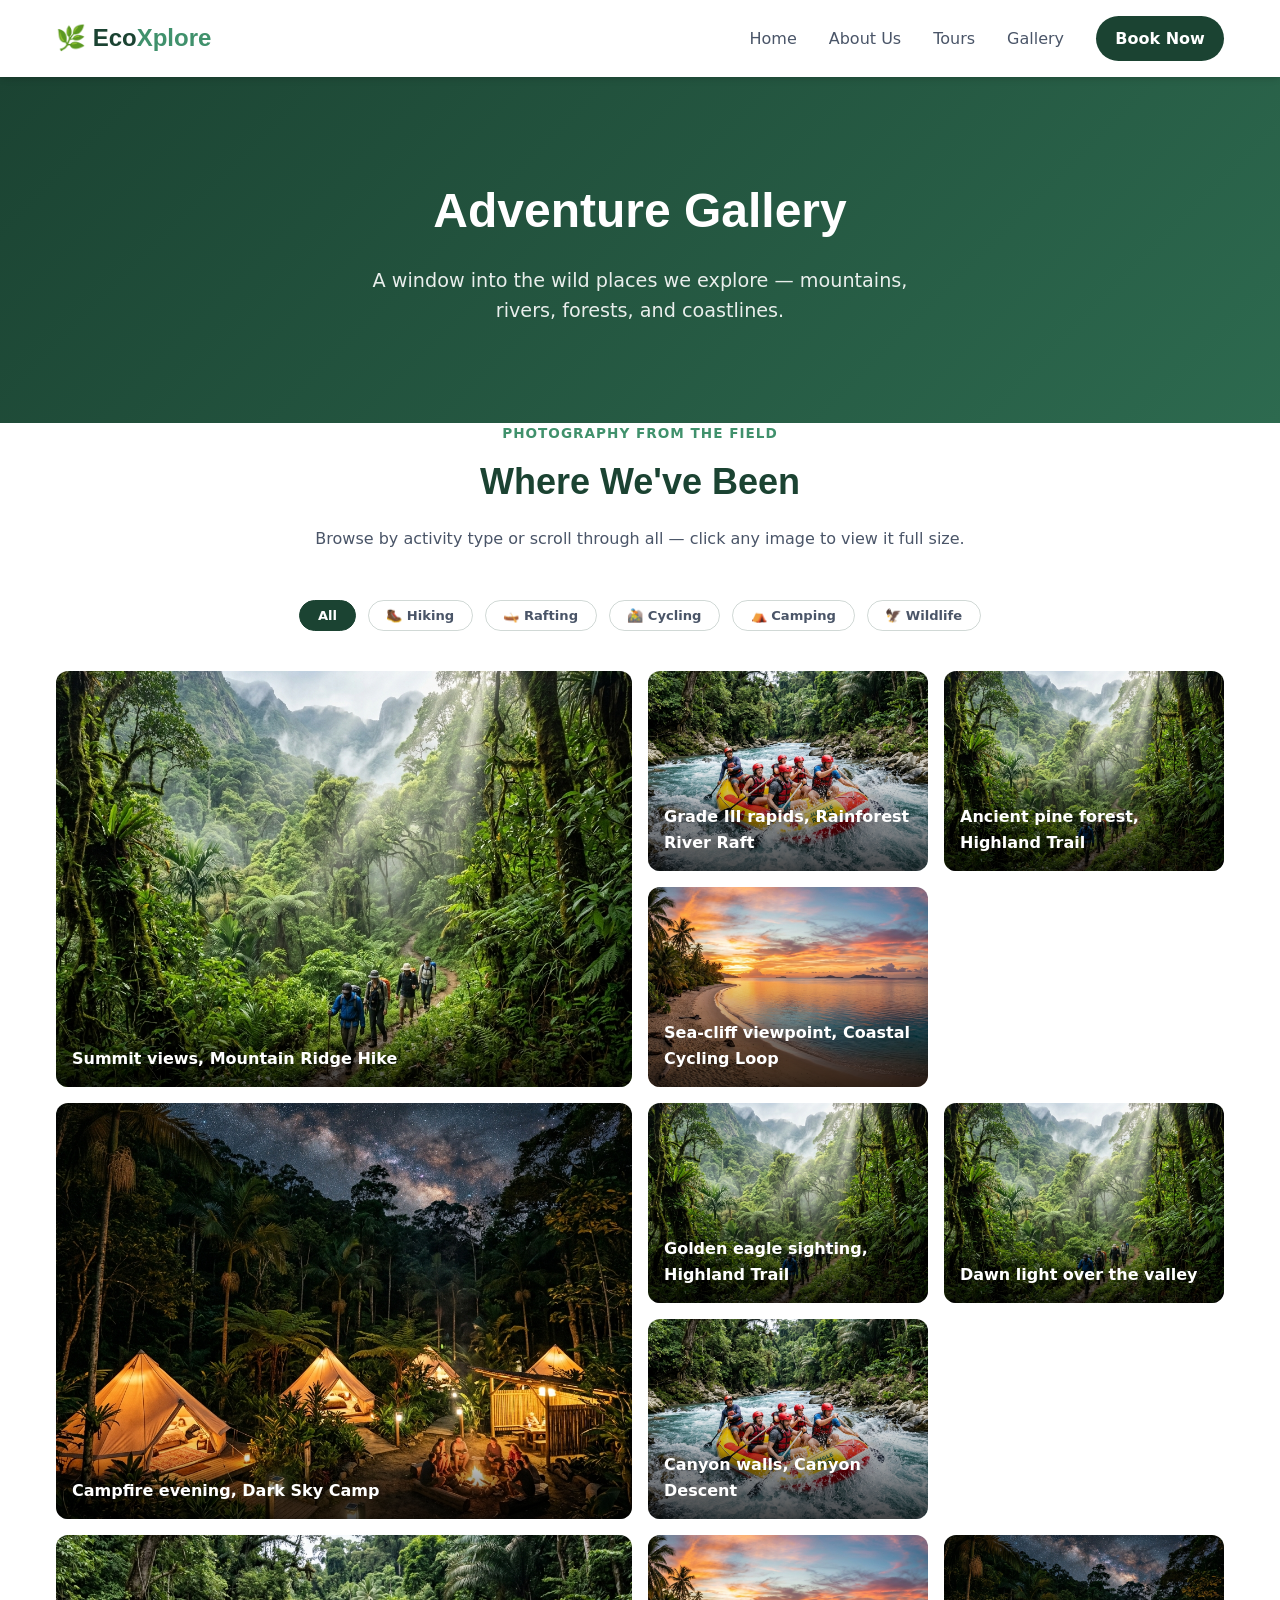
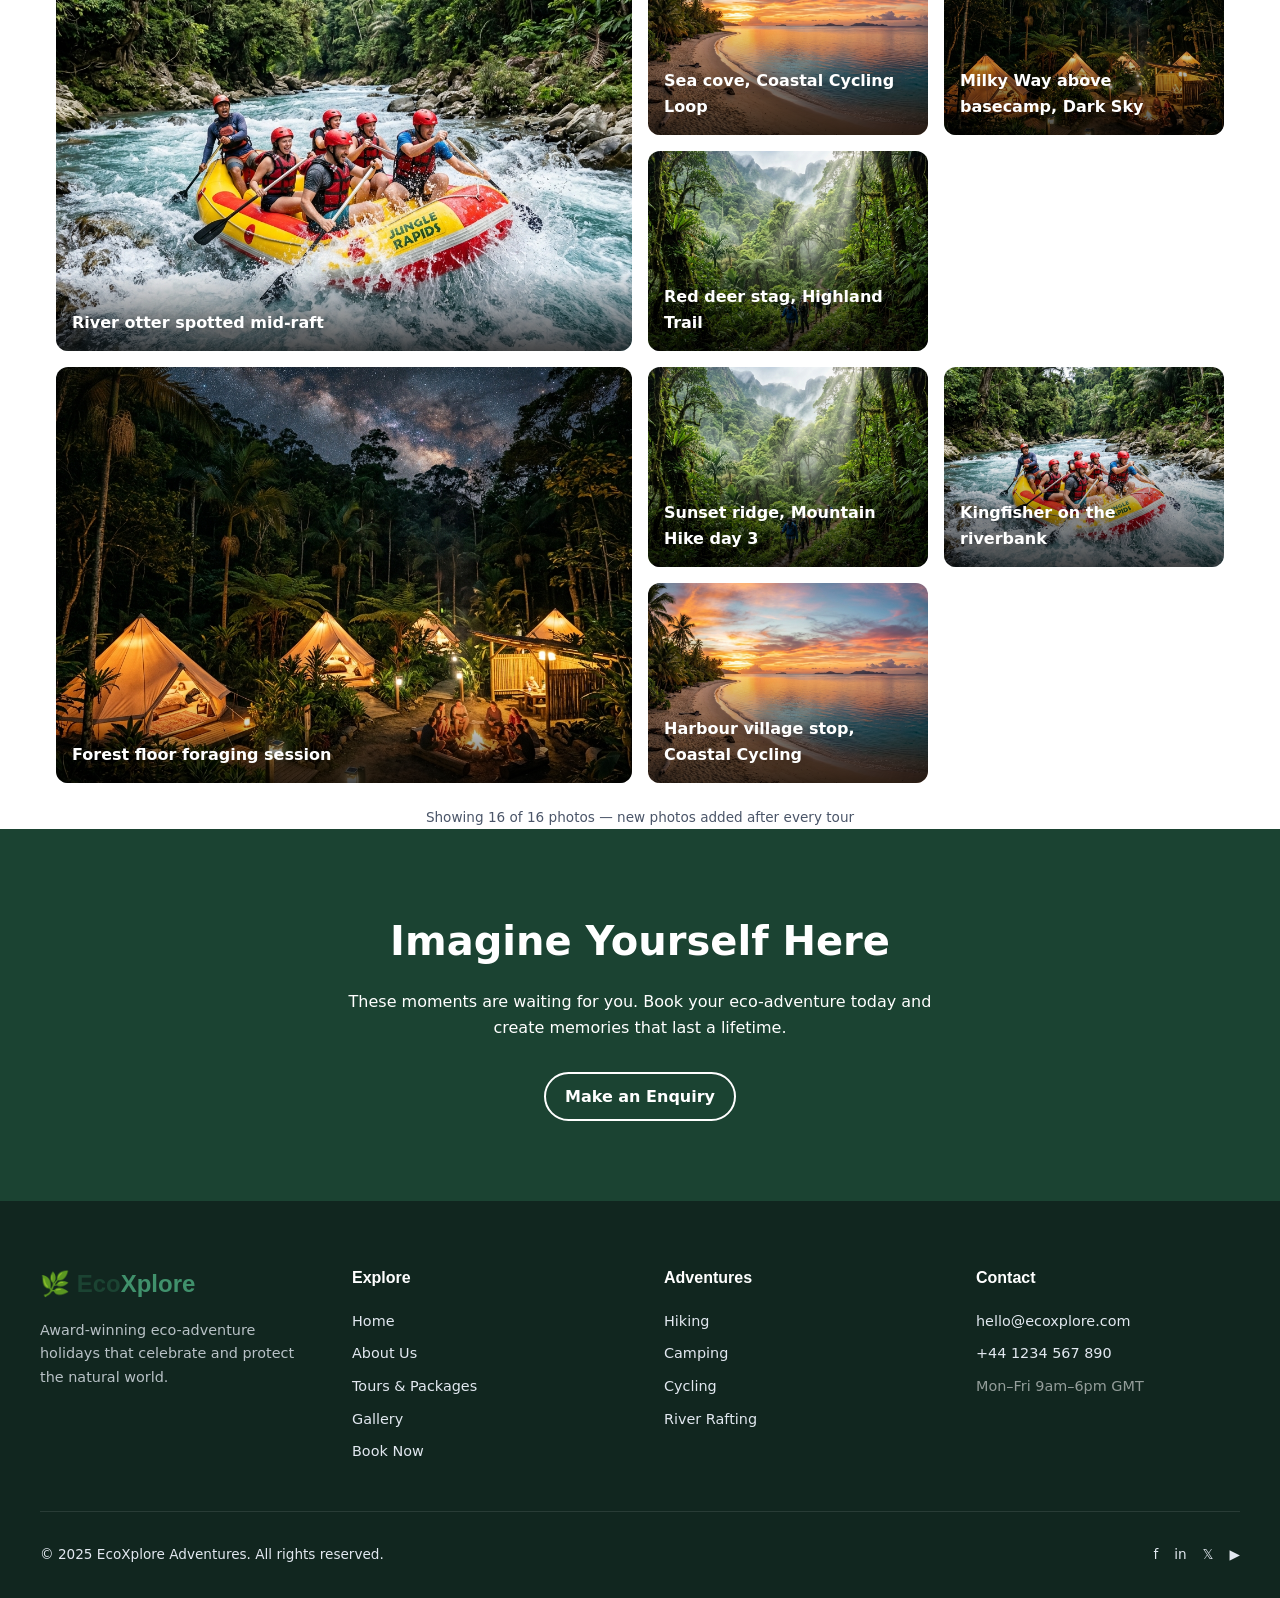
<file: gallery.html>
<!DOCTYPE html>
<html lang="en">
<head>
  <meta charset="UTF-8" />
  <meta name="viewport" content="width=device-width, initial-scale=1.0" />
  <meta name="description" content="Browse EcoXplore Adventures' gallery of stunning nature and adventure photography from our eco-tours worldwide." />
  <title>Gallery | EcoXplore Adventures</title>
  <link rel="stylesheet" href="css/style.css" />
  <link rel="icon" href="data:image/svg+xml,<svg xmlns='http://www.w3.org/2000/svg' viewBox='0 0 32 32'><text y='28' font-size='28'>🌿</text></svg>" />
  <style>

    .gallery-tabs {
      display: flex;
      gap: .75rem;
      flex-wrap: wrap;
      justify-content: center;
      margin-bottom: 2.5rem;
    }
    .gallery-tab {
      padding: .45rem 1.1rem;
      border-radius: 50px;
      border: 1.5px solid rgba(27,67,50,.2);
      background: transparent;
      color: var(--stone);
      font-family: var(--ff-body);
      font-size: .82rem;
      font-weight: 600;
      cursor: pointer;
      transition: background var(--transition), color var(--transition), border-color var(--transition);
    }
    .gallery-tab:hover,
    .gallery-tab.active {
      background: var(--forest);
      color: var(--white);
      border-color: var(--forest);
    }
    .gallery-tab:focus-visible {
      outline: 3px solid var(--earth);
      outline-offset: 2px;
    }

    .gallery__grid--full {
      display: grid;
      grid-template-columns: repeat(4, 1fr);
      grid-auto-rows: 200px;
      gap: 1rem;
    }
    .gallery__grid--full .gallery__item:nth-child(4n+1) { grid-row: span 2; grid-column: span 2; }
    .gallery__item { background: var(--canopy); position: relative; overflow: hidden; border-radius: 12px; cursor: pointer; }
    .gallery__item img { width: 100%; height: 100%; object-fit: cover; transition: transform var(--transition), filter var(--transition); }
    .gallery__item:hover img,
    .gallery__item:focus-visible img { transform: scale(1.04); filter: saturate(1.08); }
    .gallery__overlay {
      position: absolute;
      inset: auto 0 0;
      padding: 2.5rem 1rem 1rem;
      color: var(--white);
      background: linear-gradient(180deg, transparent, rgba(0,0,0,.72));
    }
    .gallery__caption { font-weight: 700; text-shadow: 0 2px 12px rgba(0,0,0,.35); }
    .gallery__item[data-hidden="true"] { display: none; }

    @media (max-width: 900px) {
      .gallery__grid--full { grid-template-columns: repeat(2, 1fr); }
      .gallery__grid--full .gallery__item:nth-child(4n+1) { grid-column: span 2; }
    }
    @media (max-width: 480px) {
      .gallery__grid--full { grid-template-columns: 1fr; grid-auto-rows: 220px; }
      .gallery__grid--full .gallery__item:nth-child(4n+1) { grid-column: span 1; grid-row: span 1; }
    }

    .lightbox__counter {
      position: absolute;
      bottom: 1.5rem;
      left: 50%;
      transform: translateX(-50%);
      color: rgba(255,255,255,.6);
      font-size: .8rem;
    }
  </style>
</head>
<body>

  <a class="skip-link" href="#main">Skip to main content</a>

  <nav class="navbar" role="navigation" aria-label="Main navigation">
    <div class="navbar__inner">
      <a class="navbar__logo" href="index.html" aria-label="EcoXplore Adventures home">🌿 Eco<span>Xplore</span></a>
      <button class="nav-toggle" id="nav-toggle" aria-controls="nav-list" aria-expanded="false" aria-label="Toggle navigation menu">
        <span></span><span></span><span></span>
      </button>
      <ul class="nav-list" id="nav-list" role="list">
        <li><a href="index.html">Home</a></li>
        <li><a href="about.html">About Us</a></li>
        <li><a href="tours.html">Tours</a></li>
        <li><a href="gallery.html">Gallery</a></li>
        <li><a href="booking.html" class="btn btn--primary">Book Now</a></li>
      </ul>
    </div>
  </nav>

  <main id="main">

    <header class="page-hero" aria-label="Gallery page header">
      <h1>Adventure Gallery</h1>
      <p>A window into the wild places we explore — mountains, rivers, forests, and coastlines.</p>
    </header>

    <section class="gallery" aria-labelledby="gallery-heading">
      <div class="container">
        <div class="section-header section-header--center animate-fadeup">
          <span class="section-eyebrow">Photography from the Field</span>
          <h2 class="section-title" id="gallery-heading">Where We've Been</h2>
          <p class="section-subtitle">Browse by activity type or scroll through all — click any image to view it full size.</p>
        </div>

        <div class="gallery-tabs" role="group" aria-label="Filter gallery by category">
          <button class="gallery-tab active" data-gfilter="all">All</button>
          <button class="gallery-tab" data-gfilter="hiking">🥾 Hiking</button>
          <button class="gallery-tab" data-gfilter="rafting">🛶 Rafting</button>
          <button class="gallery-tab" data-gfilter="cycling">🚵 Cycling</button>
          <button class="gallery-tab" data-gfilter="camping">⛺ Camping</button>
          <button class="gallery-tab" data-gfilter="wildlife">🦅 Wildlife</button>
        </div>

        <div class="gallery__grid gallery__grid--full" role="list" aria-label="Adventure photo gallery">

          <div class="gallery__item" data-img="Images/eco_trekking_hero.png" data-caption="Summit views, Mountain Ridge Hike" data-cat="hiking" role="listitem">
            <img src="Images/eco_trekking_hero.png" alt="Misty mountain trail with hikers" loading="lazy" />
            <div class="gallery__overlay">
              <p class="gallery__caption">Summit views, Mountain Ridge Hike</p>
            </div>
          </div>

          <div class="gallery__item" data-img="Images/wild_water_rafting.png" data-caption="Grade III rapids, Rainforest River Raft" data-cat="rafting" role="listitem">
            <img src="Images/wild_water_rafting.png" alt="Rafting group paddling through rapids" loading="lazy" />
            <div class="gallery__overlay">
              <p class="gallery__caption">Grade III rapids, Rainforest River Raft</p>
            </div>
          </div>

          <div class="gallery__item" data-img="Images/eco_trekking_hero.png" data-caption="Ancient pine forest, Highland Trail" data-cat="hiking" role="listitem">
            <img src="Images/eco_trekking_hero.png" alt="Dense green forest on a hiking trail" loading="lazy" />
            <div class="gallery__overlay">
              <p class="gallery__caption">Ancient pine forest, Highland Trail</p>
            </div>
          </div>

          <div class="gallery__item" data-img="Images/tropical_beach_sunset.png" data-caption="Sea-cliff viewpoint, Coastal Cycling Loop" data-cat="cycling" role="listitem">
            <img src="Images/tropical_beach_sunset.png" alt="Sunset coastline beside a cycling route" loading="lazy" />
            <div class="gallery__overlay">
              <p class="gallery__caption">Sea-cliff viewpoint, Coastal Cycling Loop</p>
            </div>
          </div>

          <div class="gallery__item" data-img="Images/eco_camping.png" data-caption="Campfire evening, Dark Sky Camp" data-cat="camping" role="listitem">
            <img src="Images/eco_camping.png" alt="Eco campsite lit at night under stars" loading="lazy" />
            <div class="gallery__overlay">
              <p class="gallery__caption">Campfire evening, Dark Sky Camp</p>
            </div>
          </div>

          <div class="gallery__item" data-img="Images/eco_trekking_hero.png" data-caption="Golden eagle sighting, Highland Trail" data-cat="wildlife" role="listitem">
            <img src="Images/eco_trekking_hero.png" alt="Highland forest habitat for wildlife watching" loading="lazy" />
            <div class="gallery__overlay">
              <p class="gallery__caption">Golden eagle sighting, Highland Trail</p>
            </div>
          </div>

          <div class="gallery__item" data-img="Images/eco_trekking_hero.png" data-caption="Dawn light over the valley" data-cat="hiking" role="listitem">
            <img src="Images/eco_trekking_hero.png" alt="Morning light over a green mountain valley" loading="lazy" />
            <div class="gallery__overlay">
              <p class="gallery__caption">Dawn light over the valley</p>
            </div>
          </div>

          <div class="gallery__item" data-img="Images/wild_water_rafting.png" data-caption="Canyon walls, Canyon Descent" data-cat="rafting" role="listitem">
            <img src="Images/wild_water_rafting.png" alt="Fast river rapids through rocky rainforest terrain" loading="lazy" />
            <div class="gallery__overlay">
              <p class="gallery__caption">Canyon walls, Canyon Descent</p>
            </div>
          </div>

          <div class="gallery__item" data-img="Images/wild_water_rafting.png" data-caption="River otter spotted mid-raft" data-cat="wildlife" role="listitem">
            <img src="Images/wild_water_rafting.png" alt="Rainforest river habitat seen during rafting" loading="lazy" />
            <div class="gallery__overlay">
              <p class="gallery__caption">River otter spotted mid-raft</p>
            </div>
          </div>

          <div class="gallery__item" data-img="Images/tropical_beach_sunset.png" data-caption="Sea cove, Coastal Cycling Loop" data-cat="cycling" role="listitem">
            <img src="Images/tropical_beach_sunset.png" alt="Quiet tropical sea cove at sunset" loading="lazy" />
            <div class="gallery__overlay">
              <p class="gallery__caption">Sea cove, Coastal Cycling Loop</p>
            </div>
          </div>

          <div class="gallery__item" data-img="Images/eco_camping.png" data-caption="Milky Way above basecamp, Dark Sky" data-cat="camping" role="listitem">
            <img src="Images/eco_camping.png" alt="Starry night sky above eco tents" loading="lazy" />
            <div class="gallery__overlay">
              <p class="gallery__caption">Milky Way above basecamp, Dark Sky</p>
            </div>
          </div>

          <div class="gallery__item" data-img="Images/eco_trekking_hero.png" data-caption="Red deer stag, Highland Trail" data-cat="wildlife" role="listitem">
            <img src="Images/eco_trekking_hero.png" alt="Green mountain forest habitat on the highland trail" loading="lazy" />
            <div class="gallery__overlay">
              <p class="gallery__caption">Red deer stag, Highland Trail</p>
            </div>
          </div>

          <div class="gallery__item" data-img="Images/eco_camping.png" data-caption="Forest floor foraging session" data-cat="camping" role="listitem">
            <img src="Images/eco_camping.png" alt="Forest campsite used for guided nature sessions" loading="lazy" />
            <div class="gallery__overlay">
              <p class="gallery__caption">Forest floor foraging session</p>
            </div>
          </div>

          <div class="gallery__item" data-img="Images/eco_trekking_hero.png" data-caption="Sunset ridge, Mountain Hike day 3" data-cat="hiking" role="listitem">
            <img src="Images/eco_trekking_hero.png" alt="Mountain hiking ridge surrounded by forest" loading="lazy" />
            <div class="gallery__overlay">
              <p class="gallery__caption">Sunset ridge, Mountain Hike day 3</p>
            </div>
          </div>

          <div class="gallery__item" data-img="Images/wild_water_rafting.png" data-caption="Kingfisher on the riverbank" data-cat="wildlife" role="listitem">
            <img src="Images/wild_water_rafting.png" alt="Rainforest riverbank habitat for birdwatching" loading="lazy" />
            <div class="gallery__overlay">
              <p class="gallery__caption">Kingfisher on the riverbank</p>
            </div>
          </div>

          <div class="gallery__item" data-img="Images/tropical_beach_sunset.png" data-caption="Harbour village stop, Coastal Cycling" data-cat="cycling" role="listitem">
            <img src="Images/tropical_beach_sunset.png" alt="Coastal sunset near harbour village cycling stop" loading="lazy" />
            <div class="gallery__overlay">
              <p class="gallery__caption">Harbour village stop, Coastal Cycling</p>
            </div>
          </div>

        </div>

        <p style="text-align:center; margin-top:1.5rem; font-size:.85rem; color:var(--stone);">
          Showing <span id="visible-count">16</span> of 16 photos &mdash; new photos added after every tour
        </p>

      </div>
    </section>

    <div class="lightbox" id="lightbox" role="dialog" aria-modal="true" aria-label="Image viewer" aria-hidden="true">
      <button class="lightbox__close" id="lb-close" aria-label="Close image viewer">&times;</button>
      <button class="lightbox__nav lightbox__prev" id="lb-prev" aria-label="Previous image">&#8592;</button>
      <div class="lightbox__content" id="lb-content" aria-live="polite"></div>
      <p class="lightbox__caption" id="lb-caption" aria-live="polite"></p>
      <p class="lightbox__counter" id="lb-counter" aria-live="polite"></p>
      <button class="lightbox__nav lightbox__next" id="lb-next" aria-label="Next image">&#8594;</button>
    </div>

    <section class="cta-banner" aria-labelledby="gallery-cta">
      <div class="container">
        <h2 id="gallery-cta">Imagine Yourself Here</h2>
        <p>These moments are waiting for you. Book your eco-adventure today and create memories that last a lifetime.</p>
        <a href="booking.html" class="btn btn--outline">Make an Enquiry</a>
      </div>
    </section>

  </main>

  <footer class="footer" role="contentinfo">
    <div class="footer__grid">
      <div class="footer__brand">
        <a class="navbar__logo" href="index.html">🌿 Eco<span>Xplore</span></a>
        <p>Award-winning eco-adventure holidays that celebrate and protect the natural world.</p>
      </div>
      <nav class="footer__col" aria-label="Quick links">
        <h4>Explore</h4>
        <ul>
          <li><a href="index.html">Home</a></li>
          <li><a href="about.html">About Us</a></li>
          <li><a href="tours.html">Tours & Packages</a></li>
          <li><a href="gallery.html">Gallery</a></li>
          <li><a href="booking.html">Book Now</a></li>
        </ul>
      </nav>
      <nav class="footer__col" aria-label="Tour types">
        <h4>Adventures</h4>
        <ul>
          <li><a href="tours.html#hiking">Hiking</a></li>
          <li><a href="tours.html#camping">Camping</a></li>
          <li><a href="tours.html#cycling">Cycling</a></li>
          <li><a href="tours.html#rafting">River Rafting</a></li>
        </ul>
      </nav>
      <div class="footer__col">
        <h4>Contact</h4>
        <ul>
          <li><a href="mailto:hello@ecoxplore.com">hello@ecoxplore.com</a></li>
          <li><a href="tel:+441234567890">+44 1234 567 890</a></li>
          <li><span style="color:rgba(255,255,255,.55)">Mon–Fri 9am–6pm GMT</span></li>
        </ul>
      </div>
    </div>
    <div class="footer__bottom">
      <p>&copy; 2025 EcoXplore Adventures. All rights reserved.</p>
      <div class="footer__social" aria-label="Social media links">
        <a href="#" aria-label="Facebook">f</a>
        <a href="#" aria-label="Instagram">in</a>
        <a href="#" aria-label="Twitter / X">𝕏</a>
        <a href="#" aria-label="YouTube">▶</a>
      </div>
    </div>
  </footer>

  <script src="js/main.js"></script>
  <script>

    const gTabs = document.querySelectorAll('.gallery-tab');
    const gItems = document.querySelectorAll('.gallery__item');
    const visibleCount = document.getElementById('visible-count');

    gTabs.forEach(tab => {
      tab.addEventListener('click', () => {
        gTabs.forEach(t => { t.classList.remove('active'); t.setAttribute('aria-pressed','false'); });
        tab.classList.add('active');
        tab.setAttribute('aria-pressed','true');

        const filter = tab.dataset.gfilter;
        let count = 0;
        gItems.forEach(item => {
          const show = filter === 'all' || item.dataset.cat === filter;
          item.setAttribute('data-hidden', show ? 'false' : 'true');
          item.style.display = show ? '' : 'none';
          if (show) count++;
        });
        if (visibleCount) visibleCount.textContent = count;
      });
      tab.setAttribute('aria-pressed', tab.classList.contains('active') ? 'true' : 'false');
    });

    const lightbox = document.getElementById('lightbox');
    const lbCounter = document.getElementById('lb-counter');
    const lbContent = document.getElementById('lb-content');
    const lbCaption = document.getElementById('lb-caption');
    const lbClose   = document.getElementById('lb-close');
    const lbPrev    = document.getElementById('lb-prev');
    const lbNext    = document.getElementById('lb-next');

    function getVisibleItems() {
      return [...document.querySelectorAll('.gallery__item')].filter(i => i.style.display !== 'none');
    }

    let currentIdx = 0;

    function openLightbox(idx) {
      const visible = getVisibleItems();
      currentIdx = idx;
      const item = visible[idx];
      const imageSrc = item.dataset.img || item.querySelector('img')?.getAttribute('src') || '';
      const caption = item.dataset.caption || '';
      lbContent.innerHTML = imageSrc ? `<img src="${imageSrc}" alt="${caption}">` : '';
      lbCaption.textContent = item.dataset.caption || '';
      if (lbCounter) lbCounter.textContent = `${idx + 1} / ${visible.length}`;
      lightbox.classList.add('active');
      lightbox.setAttribute('aria-hidden','false');
      document.body.style.overflow = 'hidden';
      lbClose.focus();
    }

    function closeLightbox() {
      lightbox.classList.remove('active');
      lightbox.setAttribute('aria-hidden','true');
      document.body.style.overflow = '';
    }

    function prevImg() {
      const visible = getVisibleItems();
      openLightbox((currentIdx - 1 + visible.length) % visible.length);
    }
    function nextImg() {
      const visible = getVisibleItems();
      openLightbox((currentIdx + 1) % visible.length);
    }

    gItems.forEach(item => {
      item.setAttribute('tabindex','0');
      item.setAttribute('role','button');
      item.setAttribute('aria-label', `View photo: ${item.dataset.caption || 'adventure photo'}`);
      item.addEventListener('click', () => {
        const visible = getVisibleItems();
        const idx = visible.indexOf(item);
        if (idx !== -1) openLightbox(idx);
      });
      item.addEventListener('keydown', e => {
        if (e.key === 'Enter' || e.key === ' ') { e.preventDefault(); item.click(); }
      });
    });

    lbClose.addEventListener('click', closeLightbox);
    lbPrev.addEventListener('click', prevImg);
    lbNext.addEventListener('click', nextImg);
    lightbox.addEventListener('click', e => { if (e.target === lightbox) closeLightbox(); });

    document.addEventListener('keydown', e => {
      if (!lightbox.classList.contains('active')) return;
      if (e.key === 'Escape')     closeLightbox();
      if (e.key === 'ArrowLeft')  prevImg();
      if (e.key === 'ArrowRight') nextImg();
    });
  </script>
</body>
</html>
</file>
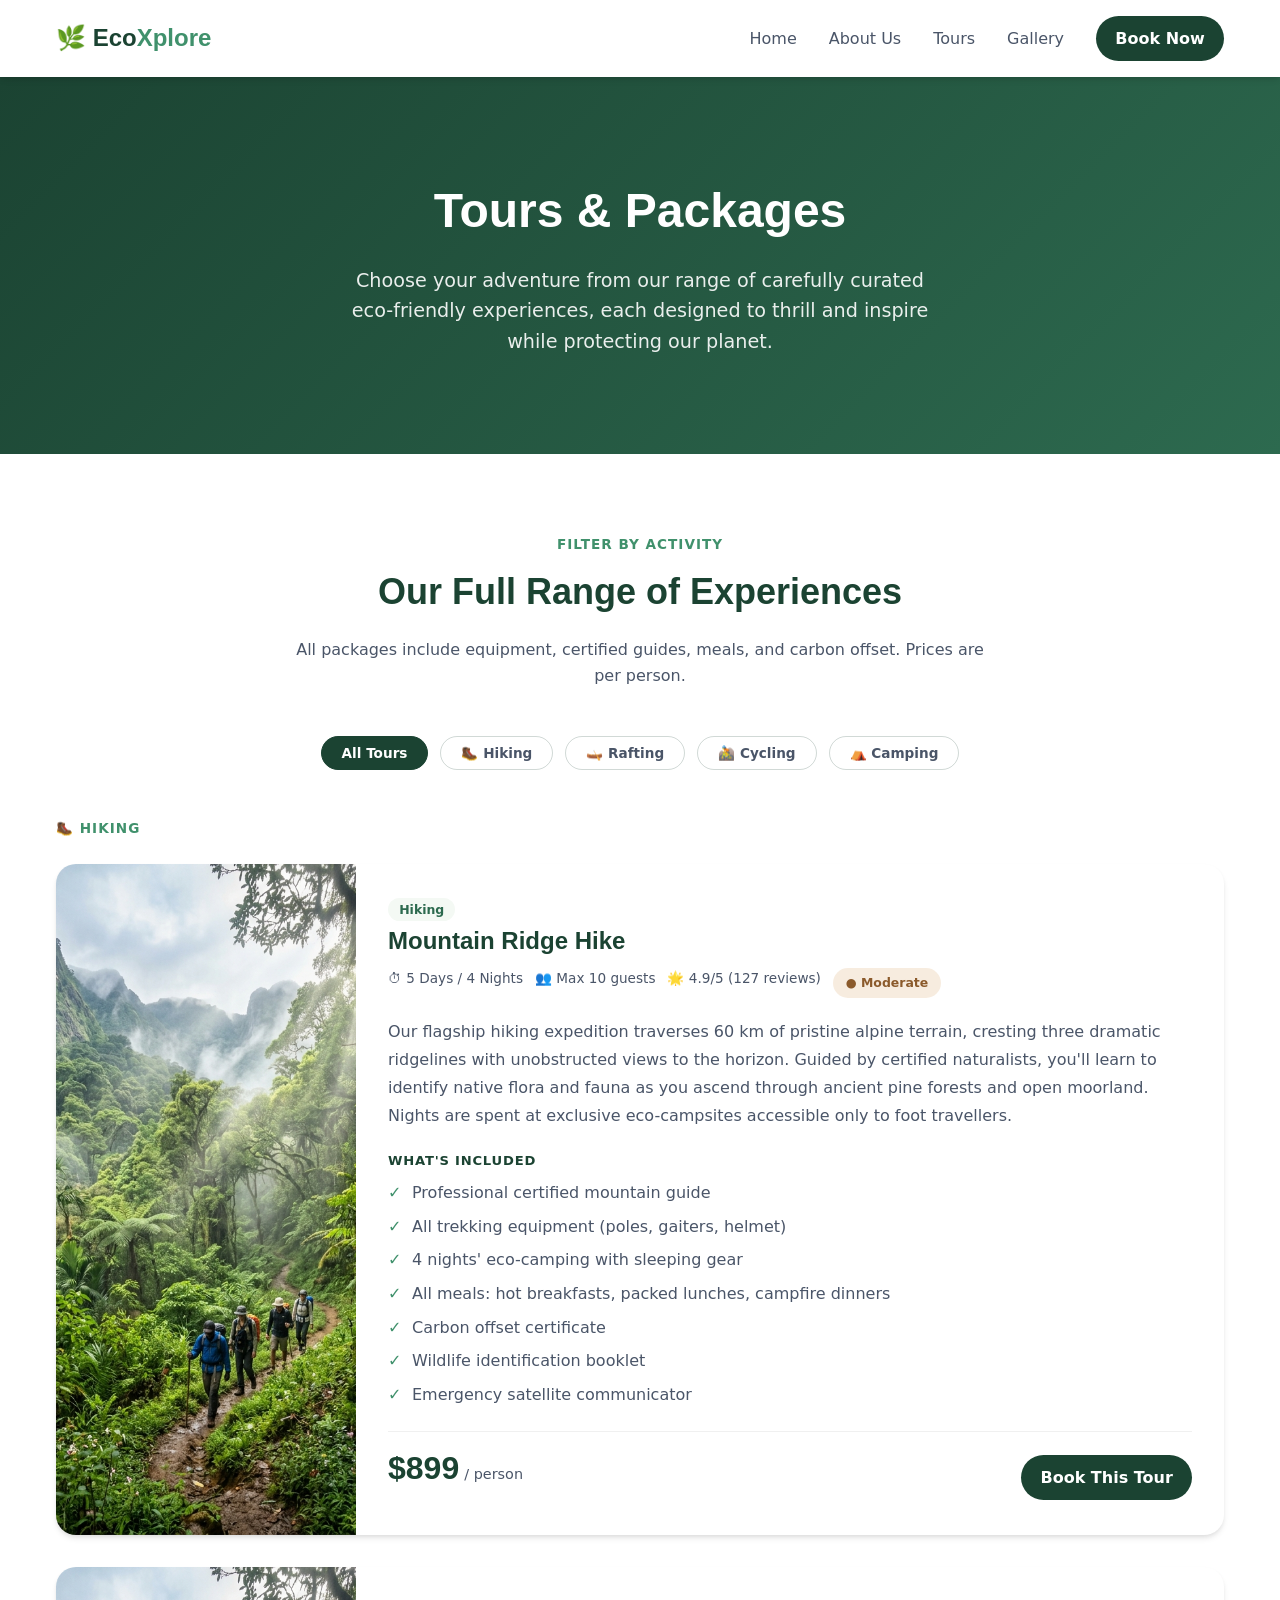
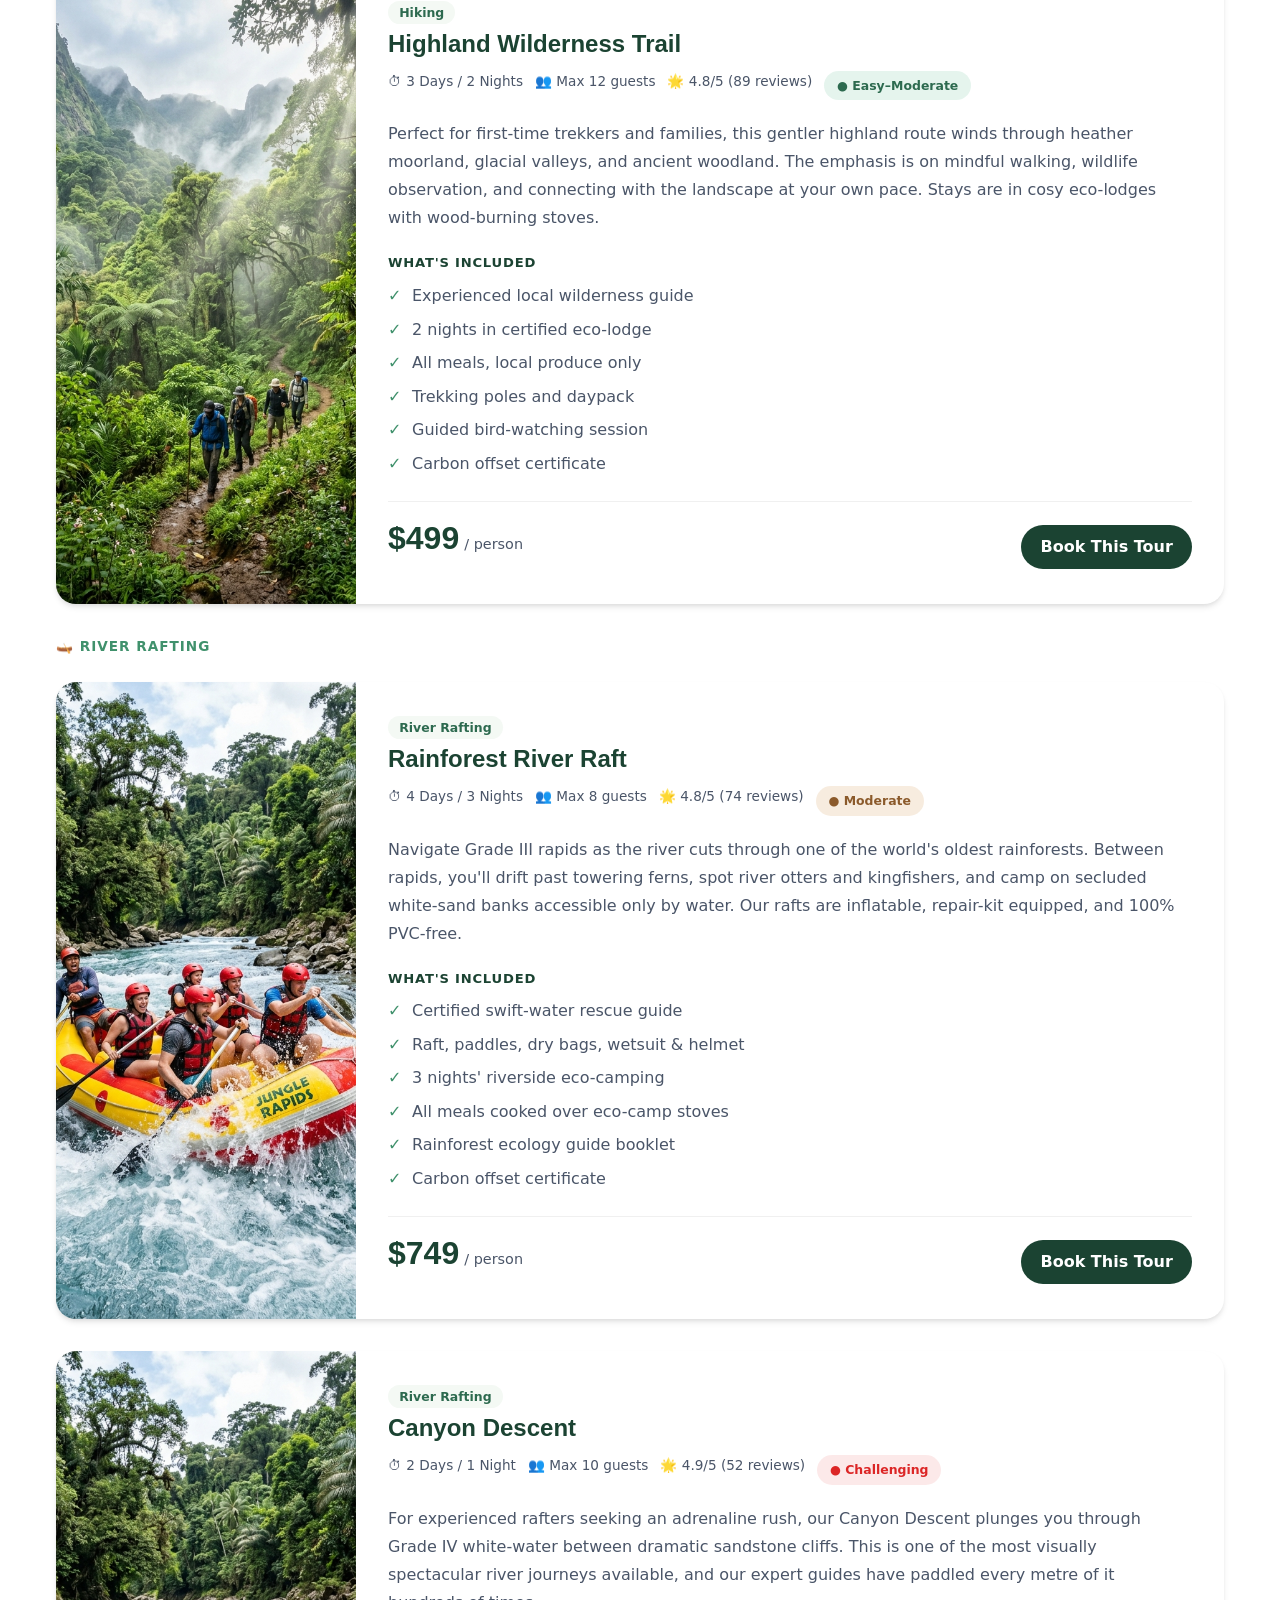
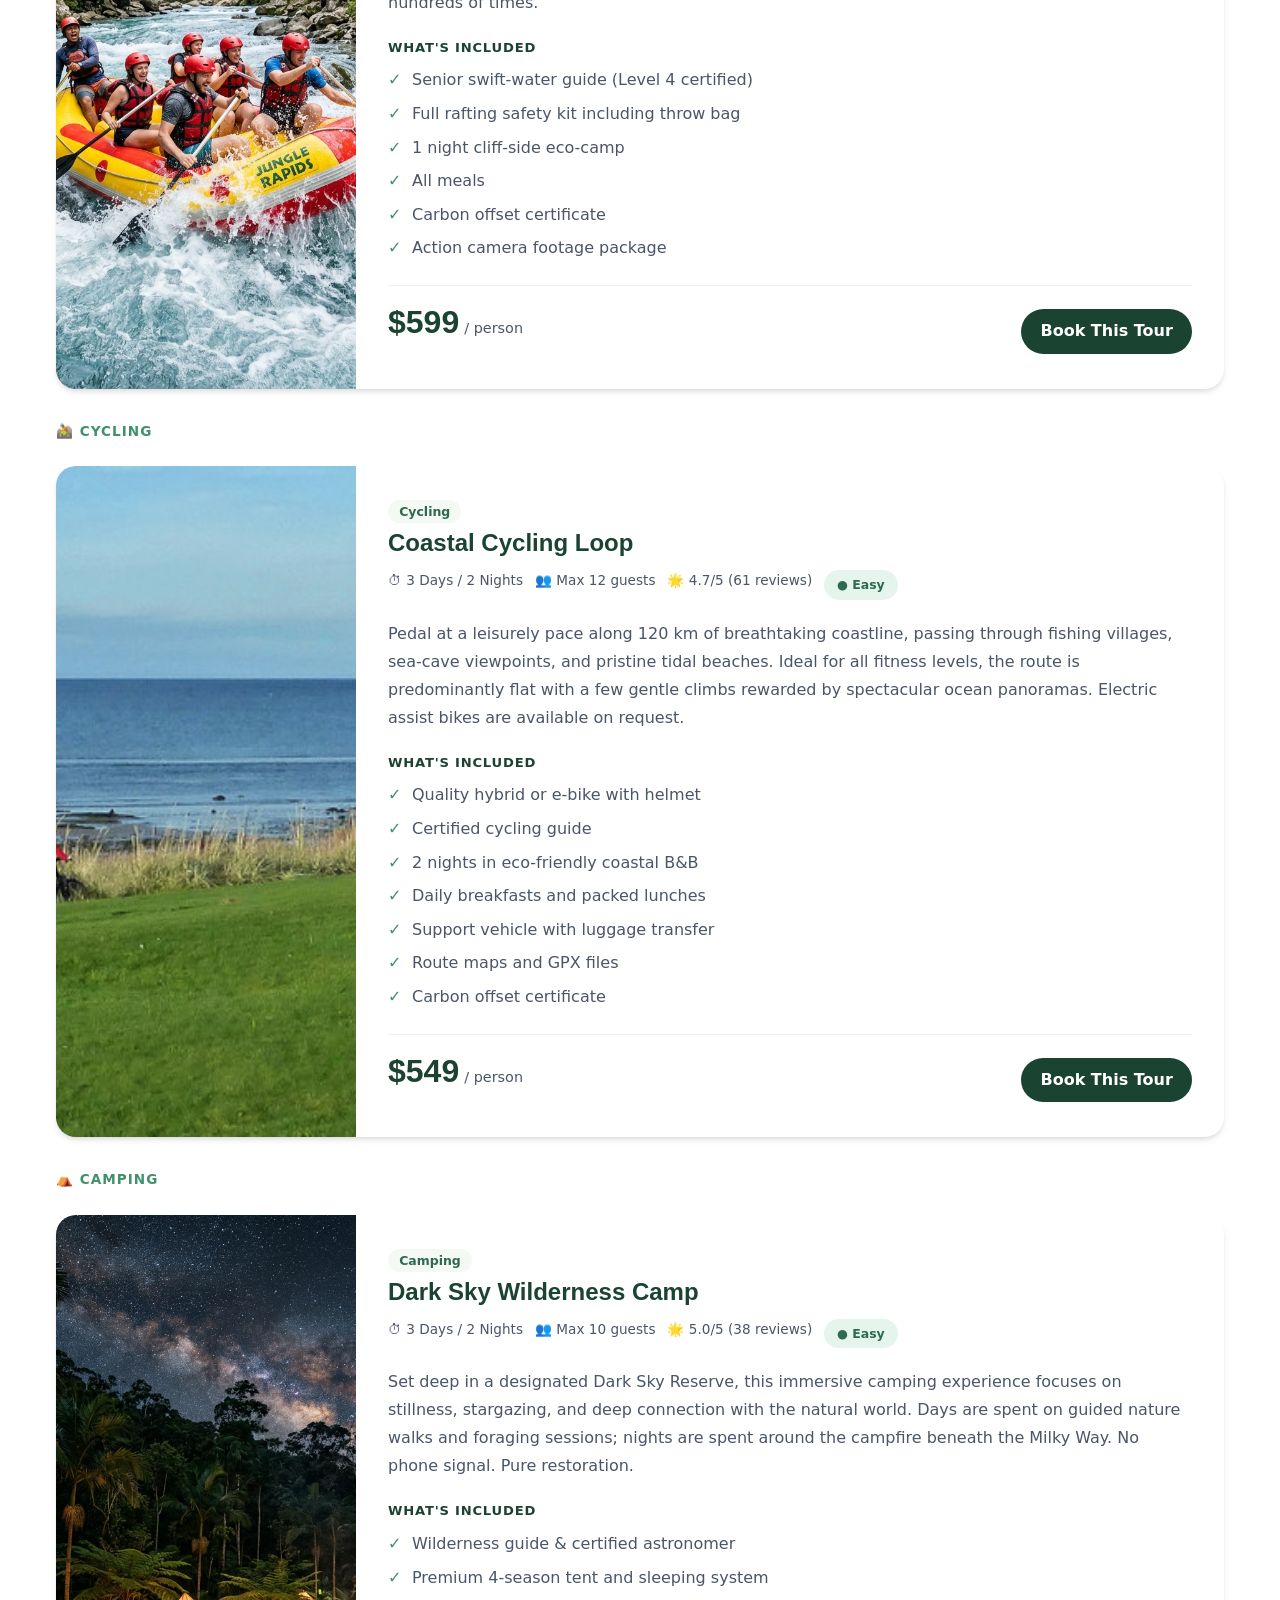
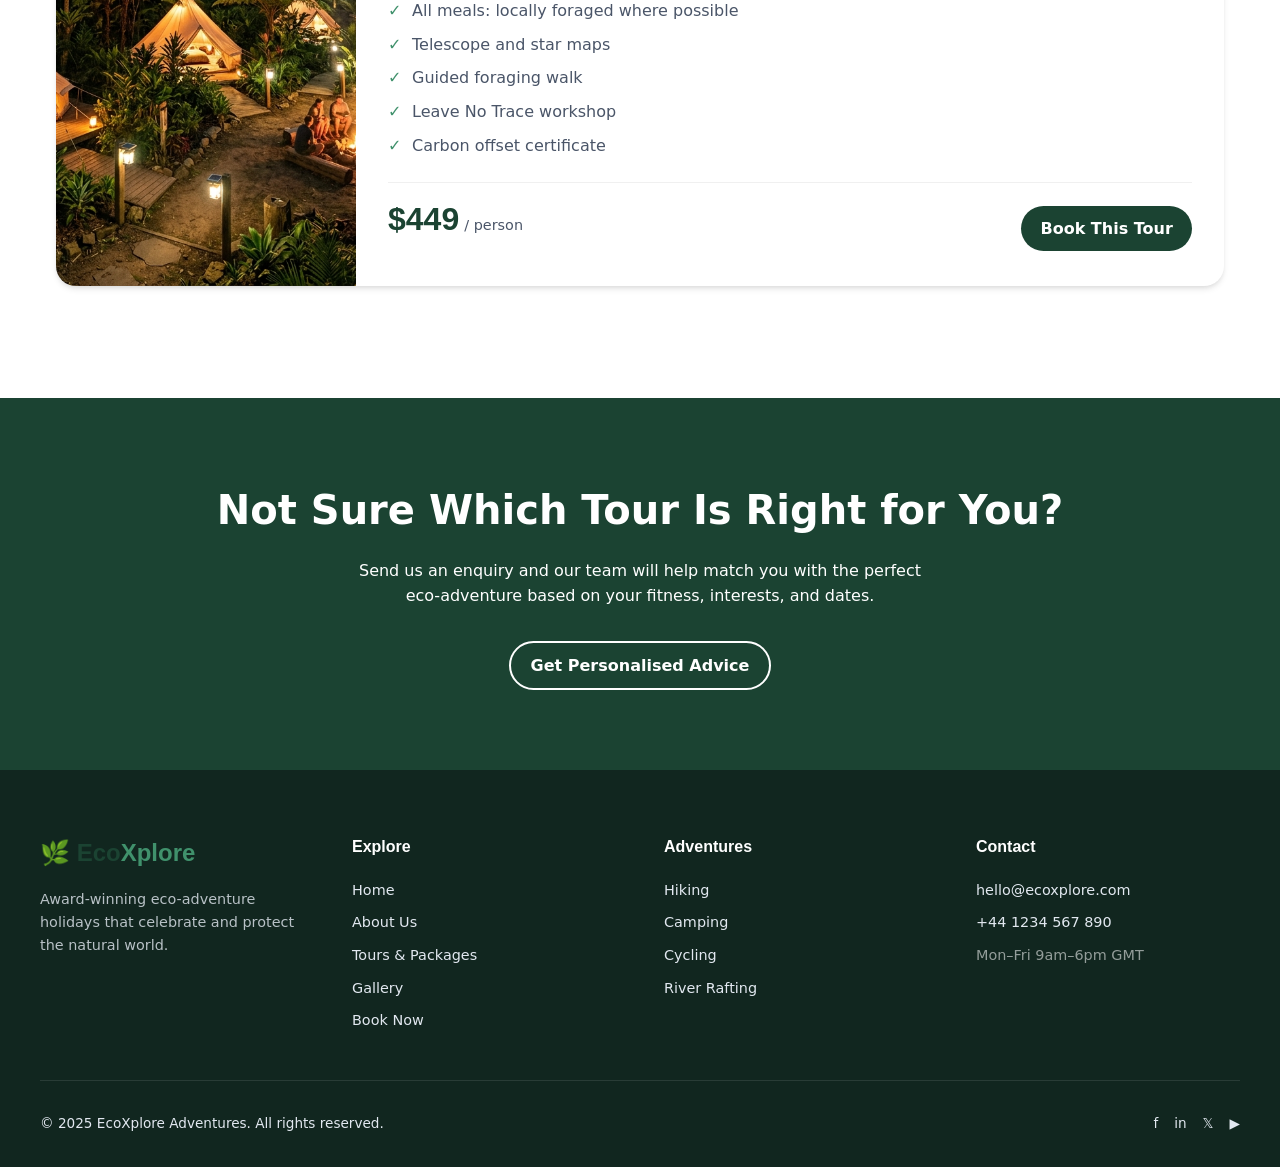
<file: tours.html>
<!DOCTYPE html>
<html lang="en">
<head>
  <meta charset="UTF-8" />
  <meta name="viewport" content="width=device-width, initial-scale=1.0" />
  <meta name="description" content="Browse EcoXplore Adventures' eco-friendly tour packages – hiking, river rafting, cycling, and camping experiences across breathtaking landscapes." />
  <title>Tours & Packages | EcoXplore Adventures</title>
  <link rel="stylesheet" href="css/style.css" />
  <link rel="icon" href="data:image/svg+xml,<svg xmlns='http://www.w3.org/2000/svg' viewBox='0 0 32 32'><text y='28' font-size='28'>🌿</text></svg>" />
  <style>

    .filter-bar {
      display: flex;
      gap: .75rem;
      flex-wrap: wrap;
      justify-content: center;
      margin-bottom: 3rem;
    }
    .filter-btn {
      padding: .5rem 1.25rem;
      border-radius: 50px;
      border: 1.5px solid rgba(27,67,50,.2);
      background: transparent;
      color: var(--stone);
      font-family: var(--ff-body);
      font-size: .85rem;
      font-weight: 600;
      cursor: pointer;
      transition: background var(--transition), color var(--transition), border-color var(--transition);
    }
    .filter-btn:hover,
    .filter-btn.active {
      background: var(--forest);
      color: var(--white);
      border-color: var(--forest);
    }
    .filter-btn:focus-visible {
      outline: 3px solid var(--earth);
      outline-offset: 2px;
    }
    .tour-section { display: none; }
    .tour-section.visible { display: block; }

    .tour-full-card {
      background: var(--white);
      border-radius: 20px;
      box-shadow: var(--shadow);
      overflow: hidden;
      display: grid;
      grid-template-columns: 300px 1fr;
      margin-bottom: 2rem;
      transition: transform var(--transition), box-shadow var(--transition);
    }
    .tour-full-card:hover {
      transform: translateY(-4px);
      box-shadow: 0 12px 36px rgba(27,67,50,.16);
    }
    .tour-full-img {
      background: linear-gradient(135deg, var(--canopy), var(--moss));
      width: 100%;
      height: 100%;
      object-fit: cover;
      min-height: 300px;
    }
    .tour-full-body { padding: 2rem; }
    .tour-full-body h2 {
      font-family: var(--ff-display);
      font-size: 1.5rem;
      color: var(--forest);
      margin-bottom: .5rem;
    }
    .tour-full-body .card__meta { margin-top: .5rem; margin-bottom: 1.25rem; }
    .tour-full-body .tour-desc { color: var(--stone); margin-bottom: 1.25rem; line-height: 1.75; }
    .tour-highlights { margin-bottom: 1.5rem; }
    .tour-highlights h4 { font-size: .82rem; font-weight: 700; color: var(--forest); text-transform: uppercase; letter-spacing: .06em; margin-bottom: .6rem; }
    .tour-footer {
      display: flex;
      align-items: center;
      justify-content: space-between;
      flex-wrap: wrap;
      gap: 1rem;
      padding-top: 1.25rem;
      border-top: 1px solid rgba(0,0,0,.06);
      margin-top: auto;
    }
    .difficulty {
      display: inline-flex;
      align-items: center;
      gap: .4rem;
      font-size: .78rem;
      font-weight: 600;
      padding: .3rem .8rem;
      border-radius: 50px;
    }
    .difficulty--easy   { background: rgba(82,183,136,.15); color: var(--canopy); }
    .difficulty--medium { background: rgba(201,125,42,.15); color: var(--earth); }
    .difficulty--hard   { background: rgba(220,38,38,.1);   color: #dc2626; }

    @media (max-width: 768px) {
      .tour-full-card { grid-template-columns: 1fr; }
      .tour-full-img { min-height: 200px; }
    }
  </style>
</head>
<body>

  <a class="skip-link" href="#main">Skip to main content</a>

  <nav class="navbar" role="navigation" aria-label="Main navigation">
    <div class="navbar__inner">
      <a class="navbar__logo" href="index.html" aria-label="EcoXplore Adventures home">🌿 Eco<span>Xplore</span></a>
      <button class="nav-toggle" id="nav-toggle" aria-controls="nav-list" aria-expanded="false" aria-label="Toggle navigation menu">
        <span></span><span></span><span></span>
      </button>
      <ul class="nav-list" id="nav-list" role="list">
        <li><a href="index.html">Home</a></li>
        <li><a href="about.html">About Us</a></li>
        <li><a href="tours.html">Tours</a></li>
        <li><a href="gallery.html">Gallery</a></li>
        <li><a href="booking.html" class="btn btn--primary">Book Now</a></li>
      </ul>
    </div>
  </nav>

  <main id="main">

    <header class="page-hero" aria-label="Tours and packages page header">
      <h1>Tours & Packages</h1>
      <p>Choose your adventure from our range of carefully curated eco-friendly experiences, each designed to thrill and inspire while protecting our planet.</p>
    </header>

    <section style="padding:var(--section-pad);" aria-labelledby="all-tours-heading">
      <div class="container">
        <div class="section-header section-header--center animate-fadeup">
          <span class="section-eyebrow">Filter by Activity</span>
          <h2 class="section-title" id="all-tours-heading">Our Full Range of Experiences</h2>
          <p class="section-subtitle">All packages include equipment, certified guides, meals, and carbon offset. Prices are per person.</p>
        </div>

        <div class="filter-bar" role="group" aria-label="Filter tours by type">
          <button class="filter-btn active" data-filter="all">All Tours</button>
          <button class="filter-btn" data-filter="hiking">🥾 Hiking</button>
          <button class="filter-btn" data-filter="rafting">🛶 Rafting</button>
          <button class="filter-btn" data-filter="cycling">🚵 Cycling</button>
          <button class="filter-btn" data-filter="camping">⛺ Camping</button>
        </div>

        <div class="tour-section visible" data-category="hiking" id="hiking">
          <h3 class="section-eyebrow" style="margin-bottom:1.5rem; font-size:.85rem;">🥾 Hiking</h3>

          <article class="tour-full-card animate-fadeup" id="mountain-ridge" aria-label="Mountain Ridge Hike package">
            <img class="tour-full-img" src="Images/eco_trekking_hero.png" alt="Hikers climbing through a misty rainforest mountain trail" />
            <div class="tour-full-body">
              <span class="card__tag">Hiking</span>
              <h2>Mountain Ridge Hike</h2>
              <div class="card__meta">
                <span>⏱ 5 Days / 4 Nights</span>
                <span>👥 Max 10 guests</span>
                <span>🌟 4.9/5 (127 reviews)</span>
                <span class="difficulty difficulty--medium">● Moderate</span>
              </div>
              <p class="tour-desc">
                Our flagship hiking expedition traverses 60 km of pristine alpine terrain, cresting three dramatic ridgelines with unobstructed views to the horizon. Guided by certified naturalists, you'll learn to identify native flora and fauna as you ascend through ancient pine forests and open moorland. Nights are spent at exclusive eco-campsites accessible only to foot travellers.
              </p>
              <div class="tour-highlights">
                <h4>What's Included</h4>
                <ul class="includes-list">
                  <li>Professional certified mountain guide</li>
                  <li>All trekking equipment (poles, gaiters, helmet)</li>
                  <li>4 nights' eco-camping with sleeping gear</li>
                  <li>All meals: hot breakfasts, packed lunches, campfire dinners</li>
                  <li>Carbon offset certificate</li>
                  <li>Wildlife identification booklet</li>
                  <li>Emergency satellite communicator</li>
                </ul>
              </div>
              <div class="tour-footer">
                <div class="card__price">
                  <span class="amount">$899</span>
                  <span class="per">/ person</span>
                </div>
                <a href="booking.html?tour=mountain-ridge" class="btn btn--primary">Book This Tour</a>
              </div>
            </div>
          </article>

          <article class="tour-full-card animate-fadeup" id="highland-trail" aria-label="Highland Wilderness Trail package">
            <img class="tour-full-img" src="Images/eco_trekking_hero.png" alt="Green highland trail surrounded by forest and mountain ridges" />
            <div class="tour-full-body">
              <span class="card__tag">Hiking</span>
              <h2>Highland Wilderness Trail</h2>
              <div class="card__meta">
                <span>⏱ 3 Days / 2 Nights</span>
                <span>👥 Max 12 guests</span>
                <span>🌟 4.8/5 (89 reviews)</span>
                <span class="difficulty difficulty--easy">● Easy–Moderate</span>
              </div>
              <p class="tour-desc">
                Perfect for first-time trekkers and families, this gentler highland route winds through heather moorland, glacial valleys, and ancient woodland. The emphasis is on mindful walking, wildlife observation, and connecting with the landscape at your own pace. Stays are in cosy eco-lodges with wood-burning stoves.
              </p>
              <div class="tour-highlights">
                <h4>What's Included</h4>
                <ul class="includes-list">
                  <li>Experienced local wilderness guide</li>
                  <li>2 nights in certified eco-lodge</li>
                  <li>All meals, local produce only</li>
                  <li>Trekking poles and daypack</li>
                  <li>Guided bird-watching session</li>
                  <li>Carbon offset certificate</li>
                </ul>
              </div>
              <div class="tour-footer">
                <div class="card__price">
                  <span class="amount">$499</span>
                  <span class="per">/ person</span>
                </div>
                <a href="booking.html?tour=highland-trail" class="btn btn--primary">Book This Tour</a>
              </div>
            </div>
          </article>
        </div>

        <div class="tour-section visible" data-category="rafting" id="rafting">
          <h3 class="section-eyebrow" style="margin-bottom:1.5rem; font-size:.85rem;">🛶 River Rafting</h3>

          <article class="tour-full-card animate-fadeup" id="river-raft" aria-label="Rainforest River Raft package">
            <img class="tour-full-img" src="Images/wild_water_rafting.png" alt="White water rafting through a tropical rainforest river" />
            <div class="tour-full-body">
              <span class="card__tag">River Rafting</span>
              <h2>Rainforest River Raft</h2>
              <div class="card__meta">
                <span>⏱ 4 Days / 3 Nights</span>
                <span>👥 Max 8 guests</span>
                <span>🌟 4.8/5 (74 reviews)</span>
                <span class="difficulty difficulty--medium">● Moderate</span>
              </div>
              <p class="tour-desc">
                Navigate Grade III rapids as the river cuts through one of the world's oldest rainforests. Between rapids, you'll drift past towering ferns, spot river otters and kingfishers, and camp on secluded white-sand banks accessible only by water. Our rafts are inflatable, repair-kit equipped, and 100% PVC-free.
              </p>
              <div class="tour-highlights">
                <h4>What's Included</h4>
                <ul class="includes-list">
                  <li>Certified swift-water rescue guide</li>
                  <li>Raft, paddles, dry bags, wetsuit & helmet</li>
                  <li>3 nights' riverside eco-camping</li>
                  <li>All meals cooked over eco-camp stoves</li>
                  <li>Rainforest ecology guide booklet</li>
                  <li>Carbon offset certificate</li>
                </ul>
              </div>
              <div class="tour-footer">
                <div class="card__price">
                  <span class="amount">$749</span>
                  <span class="per">/ person</span>
                </div>
                <a href="booking.html?tour=river-raft" class="btn btn--primary">Book This Tour</a>
              </div>
            </div>
          </article>

          <article class="tour-full-card animate-fadeup" id="canyon-descent" aria-label="Canyon Descent Raft package">
            <img class="tour-full-img" src="Images/wild_water_rafting.png" alt="Rafting team paddling through fast river rapids" />
            <div class="tour-full-body">
              <span class="card__tag">River Rafting</span>
              <h2>Canyon Descent</h2>
              <div class="card__meta">
                <span>⏱ 2 Days / 1 Night</span>
                <span>👥 Max 10 guests</span>
                <span>🌟 4.9/5 (52 reviews)</span>
                <span class="difficulty difficulty--hard">● Challenging</span>
              </div>
              <p class="tour-desc">
                For experienced rafters seeking an adrenaline rush, our Canyon Descent plunges you through Grade IV white-water between dramatic sandstone cliffs. This is one of the most visually spectacular river journeys available, and our expert guides have paddled every metre of it hundreds of times.
              </p>
              <div class="tour-highlights">
                <h4>What's Included</h4>
                <ul class="includes-list">
                  <li>Senior swift-water guide (Level 4 certified)</li>
                  <li>Full rafting safety kit including throw bag</li>
                  <li>1 night cliff-side eco-camp</li>
                  <li>All meals</li>
                  <li>Carbon offset certificate</li>
                  <li>Action camera footage package</li>
                </ul>
              </div>
              <div class="tour-footer">
                <div class="card__price">
                  <span class="amount">$599</span>
                  <span class="per">/ person</span>
                </div>
                <a href="booking.html?tour=canyon-descent" class="btn btn--primary">Book This Tour</a>
              </div>
            </div>
          </article>
        </div>

        <div class="tour-section visible" data-category="cycling" id="cycling">
          <h3 class="section-eyebrow" style="margin-bottom:1.5rem; font-size:.85rem;">🚵 Cycling</h3>

          <article class="tour-full-card animate-fadeup" id="coastal-cycling" aria-label="Coastal Cycling Loop package">
            <img class="tour-full-img" src="Images/coastal_cycling.jpg" alt="Cyclist riding a coastal path overlooking the ocean" />
            <div class="tour-full-body">
              <span class="card__tag">Cycling</span>
              <h2>Coastal Cycling Loop</h2>
              <div class="card__meta">
                <span>⏱ 3 Days / 2 Nights</span>
                <span>👥 Max 12 guests</span>
                <span>🌟 4.7/5 (61 reviews)</span>
                <span class="difficulty difficulty--easy">● Easy</span>
              </div>
              <p class="tour-desc">
                Pedal at a leisurely pace along 120 km of breathtaking coastline, passing through fishing villages, sea-cave viewpoints, and pristine tidal beaches. Ideal for all fitness levels, the route is predominantly flat with a few gentle climbs rewarded by spectacular ocean panoramas. Electric assist bikes are available on request.
              </p>
              <div class="tour-highlights">
                <h4>What's Included</h4>
                <ul class="includes-list">
                  <li>Quality hybrid or e-bike with helmet</li>
                  <li>Certified cycling guide</li>
                  <li>2 nights in eco-friendly coastal B&B</li>
                  <li>Daily breakfasts and packed lunches</li>
                  <li>Support vehicle with luggage transfer</li>
                  <li>Route maps and GPX files</li>
                  <li>Carbon offset certificate</li>
                </ul>
              </div>
              <div class="tour-footer">
                <div class="card__price">
                  <span class="amount">$549</span>
                  <span class="per">/ person</span>
                </div>
                <a href="booking.html?tour=coastal-cycling" class="btn btn--primary">Book This Tour</a>
              </div>
            </div>
          </article>
        </div>

        <div class="tour-section visible" data-category="camping" id="camping">
          <h3 class="section-eyebrow" style="margin-bottom:1.5rem; font-size:.85rem;">⛺ Camping</h3>

          <article class="tour-full-card animate-fadeup" id="wilderness-camp" aria-label="Dark Sky Wilderness Camp package">
            <img class="tour-full-img" src="Images/eco_camping.png" alt="Eco campsite under a starry night sky" />
            <div class="tour-full-body">
              <span class="card__tag">Camping</span>
              <h2>Dark Sky Wilderness Camp</h2>
              <div class="card__meta">
                <span>⏱ 3 Days / 2 Nights</span>
                <span>👥 Max 10 guests</span>
                <span>🌟 5.0/5 (38 reviews)</span>
                <span class="difficulty difficulty--easy">● Easy</span>
              </div>
              <p class="tour-desc">
                Set deep in a designated Dark Sky Reserve, this immersive camping experience focuses on stillness, stargazing, and deep connection with the natural world. Days are spent on guided nature walks and foraging sessions; nights are spent around the campfire beneath the Milky Way. No phone signal. Pure restoration.
              </p>
              <div class="tour-highlights">
                <h4>What's Included</h4>
                <ul class="includes-list">
                  <li>Wilderness guide & certified astronomer</li>
                  <li>Premium 4-season tent and sleeping system</li>
                  <li>All meals: locally foraged where possible</li>
                  <li>Telescope and star maps</li>
                  <li>Guided foraging walk</li>
                  <li>Leave No Trace workshop</li>
                  <li>Carbon offset certificate</li>
                </ul>
              </div>
              <div class="tour-footer">
                <div class="card__price">
                  <span class="amount">$449</span>
                  <span class="per">/ person</span>
                </div>
                <a href="booking.html?tour=wilderness-camp" class="btn btn--primary">Book This Tour</a>
              </div>
            </div>
          </article>
        </div>

      </div>
    </section>

    <section class="cta-banner" aria-labelledby="tours-cta">
      <div class="container">
        <h2 id="tours-cta">Not Sure Which Tour Is Right for You?</h2>
        <p>Send us an enquiry and our team will help match you with the perfect eco-adventure based on your fitness, interests, and dates.</p>
        <a href="booking.html" class="btn btn--outline">Get Personalised Advice</a>
      </div>
    </section>

  </main>

  <footer class="footer" role="contentinfo">
    <div class="footer__grid">
      <div class="footer__brand">
        <a class="navbar__logo" href="index.html">🌿 Eco<span>Xplore</span></a>
        <p>Award-winning eco-adventure holidays that celebrate and protect the natural world.</p>
      </div>
      <nav class="footer__col" aria-label="Quick links">
        <h4>Explore</h4>
        <ul>
          <li><a href="index.html">Home</a></li>
          <li><a href="about.html">About Us</a></li>
          <li><a href="tours.html">Tours & Packages</a></li>
          <li><a href="gallery.html">Gallery</a></li>
          <li><a href="booking.html">Book Now</a></li>
        </ul>
      </nav>
      <nav class="footer__col" aria-label="Tour types">
        <h4>Adventures</h4>
        <ul>
          <li><a href="tours.html#hiking">Hiking</a></li>
          <li><a href="tours.html#camping">Camping</a></li>
          <li><a href="tours.html#cycling">Cycling</a></li>
          <li><a href="tours.html#rafting">River Rafting</a></li>
        </ul>
      </nav>
      <div class="footer__col">
        <h4>Contact</h4>
        <ul>
          <li><a href="mailto:hello@ecoxplore.com">hello@ecoxplore.com</a></li>
          <li><a href="tel:+441234567890">+44 1234 567 890</a></li>
          <li><span style="color:rgba(255,255,255,.55)">Mon–Fri 9am–6pm GMT</span></li>
        </ul>
      </div>
    </div>
    <div class="footer__bottom">
      <p>&copy; 2025 EcoXplore Adventures. All rights reserved.</p>
      <div class="footer__social" aria-label="Social media links">
        <a href="#" aria-label="Facebook">f</a>
        <a href="#" aria-label="Instagram">in</a>
        <a href="#" aria-label="Twitter / X">𝕏</a>
        <a href="#" aria-label="YouTube">▶</a>
      </div>
    </div>
  </footer>

  <script src="js/main.js"></script>
  <script>

    const filterBtns = document.querySelectorAll('.filter-btn');
    const tourSections = document.querySelectorAll('.tour-section');

    filterBtns.forEach(btn => {
      btn.addEventListener('click', () => {
        filterBtns.forEach(b => { b.classList.remove('active'); b.setAttribute('aria-pressed','false'); });
        btn.classList.add('active');
        btn.setAttribute('aria-pressed','true');

        const filter = btn.dataset.filter;
        tourSections.forEach(section => {
          if (filter === 'all' || section.dataset.category === filter) {
            section.classList.add('visible');
          } else {
            section.classList.remove('visible');
          }
        });
      });
      btn.setAttribute('aria-pressed', btn.classList.contains('active') ? 'true' : 'false');
    });

    const hash = window.location.hash.slice(1);
    if (hash) {
      const target = document.getElementById(hash);
      if (target) {
        setTimeout(() => target.scrollIntoView({ behavior: 'smooth', block: 'start' }), 300);
        const cat = target.closest('.tour-section')?.dataset.category;
        if (cat) {
          const catBtn = document.querySelector(`.filter-btn[data-filter="${cat}"]`);
          if (catBtn) catBtn.click();
        }
      }
    }
  </script>
</body>
</html>
</file>
<file: css/style.css>
:root {
  --forest: #1b4332;
  --canopy: #2d6a4f;
  --moss: #40916c;
  --mint: #74c69d;
  --cream: #f4f9f4;
  --white: #ffffff;
  --stone: #4a5568;
  --earth: #8b5a2b;
  --shadow: 0 4px 6px -1px rgba(0,0,0,0.1), 0 2px 4px -1px rgba(0,0,0,0.06);
  --transition: 0.3s ease;
  --ff-display: 'Segoe UI', Tahoma, Geneva, Verdana, sans-serif;
  --ff-body: system-ui, -apple-system, BlinkMacSystemFont, 'Segoe UI', Roboto, sans-serif;
  --section-pad: 5rem 2rem;
}

* { margin: 0; padding: 0; box-sizing: border-box; }
body { font-family: var(--ff-body); color: var(--stone); background-color: var(--white); line-height: 1.6; }
a { text-decoration: none; color: inherit; }
ul { list-style: none; }
img { max-width: 100%; display: block; }
.media-img { width: 100%; height: 100%; object-fit: cover; }
.container { max-width: 1200px; margin: 0 auto; padding: 0 1rem; }

.skip-link {
  position: absolute;
  left: 1rem;
  top: -4rem;
  background: var(--forest);
  color: var(--white);
  padding: .75rem 1rem;
  border-radius: 8px;
  z-index: 3000;
}
.skip-link:focus { top: 1rem; }

:focus-visible { outline: 3px solid var(--earth); outline-offset: 3px; }

.navbar { background: var(--white); box-shadow: var(--shadow); position: sticky; top: 0; z-index: 1000; }
.navbar__inner { display: flex; justify-content: space-between; align-items: center; max-width: 1200px; margin: 0 auto; padding: 1rem; }
.navbar__logo { font-family: var(--ff-display); font-size: 1.5rem; font-weight: 700; color: var(--forest); }
.navbar__logo span { color: var(--moss); }
.nav-list { display: flex; align-items: center; gap: 2rem; }
.nav-list a:hover { color: var(--moss); }

.btn { padding: .6rem 1.2rem; border-radius: 50px; font-weight: 600; cursor: pointer; transition: var(--transition); display: inline-flex; align-items: center; justify-content: center; gap: .35rem; border: 0; }
.btn--primary { background: var(--forest); color: var(--white); }
.btn--primary:hover { background: var(--canopy); }
.btn--outline { border: 2px solid var(--white); color: var(--white); }
.btn--outline:hover { background: var(--white); color: var(--forest); }
.btn--outline-dark { border: 2px solid var(--forest); color: var(--forest); }
.btn--outline-dark:hover { background: var(--forest); color: var(--white); }

.nav-toggle { display: none; background: none; border: none; cursor: pointer; flex-direction: column; gap: 5px; }
.nav-toggle span { width: 25px; height: 3px; background: var(--forest); transition: var(--transition); }
.nav-toggle.open span:nth-child(1) { transform: translateY(8px) rotate(45deg); }
.nav-toggle.open span:nth-child(2) { opacity: 0; }
.nav-toggle.open span:nth-child(3) { transform: translateY(-8px) rotate(-45deg); }

.hero {
  position: relative;
  overflow: hidden;
  color: var(--white);
  background: #142f26;
}
.hero__bg {
  position: absolute;
  inset: 0;
  background:
    linear-gradient(90deg, rgba(17,38,31,.9), rgba(27,67,50,.68), rgba(45,106,79,.42)),
    url("../Images/eco_trekking_hero.png") center/cover no-repeat;
  transform: scale(1.02);
}
.hero__content {
  position: relative;
  min-height: calc(100vh - 74px);
  display: grid;
  grid-template-columns: minmax(0, 1.05fr) minmax(280px, .75fr);
  gap: 3rem;
  align-items: center;
  padding-top: 5rem;
  padding-bottom: 5rem;
}
.hero__eyebrow { font-weight: 700; text-transform: uppercase; letter-spacing: .12em; color: var(--mint); margin-bottom: 1rem; }
.hero__title { font-family: var(--ff-display); font-size: clamp(2.6rem, 6vw, 5.8rem); line-height: 1; max-width: 760px; }
.hero__title em { color: var(--mint); font-style: normal; }
.hero__desc { max-width: 660px; margin: 1.25rem 0 2rem; font-size: 1.15rem; color: rgba(255,255,255,.9); }
.hero__cta { display: flex; flex-wrap: wrap; gap: 1rem; }
.hero__visual { display: grid; gap: 1rem; }
.hero__card {
  background: rgba(255,255,255,.92);
  color: var(--forest);
  border-radius: 16px;
  padding: 1.1rem;
  box-shadow: 0 18px 50px rgba(0,0,0,.18);
}
.hero__card:first-child { display: flex; gap: 1rem; align-items: center; }
.hero__card-icon { font-size: 2.2rem; }
.hero__card h3 { font-size: 1rem; margin-bottom: .2rem; }
.hero__card p { color: var(--stone); font-size: .9rem; }

.page-hero { background: linear-gradient(135deg, var(--forest), var(--canopy)); color: var(--white); text-align: center; padding: 6rem 1rem; }
.page-hero h1 { font-family: var(--ff-display); font-size: 3rem; margin-bottom: 1rem; }
.page-hero p { max-width: 600px; margin: 0 auto; font-size: 1.2rem; opacity: 0.9; }

.section-header--center { text-align: center; margin-bottom: 3rem; }
.section-eyebrow { color: var(--moss); font-weight: 700; text-transform: uppercase; font-size: .85rem; letter-spacing: 1px; display: block; margin-bottom: .5rem; }
.section-title { font-family: var(--ff-display); font-size: 2.25rem; color: var(--forest); margin-bottom: 1rem; }
.section-subtitle { max-width: 700px; margin: 0 auto; color: var(--stone); }

.features, .about-mission, .about-values, .team, .tours, .testimonials { padding: var(--section-pad); }
.features, .testimonials, .about-values { background: var(--cream); }
.features__grid, .tours__grid, .testimonials__grid, .values-grid, .team__grid {
  display: grid;
  grid-template-columns: repeat(auto-fit, minmax(240px, 1fr));
  gap: 1.5rem;
}
.feature-item, .card, .testimonial-card, .value-card, .team-card {
  background: var(--white);
  border-radius: 16px;
  box-shadow: var(--shadow);
  padding: 1.5rem;
}
.feature-icon, .value-card__icon, .team-avatar, .testimonial-avatar {
  display: inline-flex;
  align-items: center;
  justify-content: center;
  width: 3.25rem;
  height: 3.25rem;
  margin-bottom: 1rem;
  border-radius: 14px;
  background: var(--cream);
  color: var(--forest);
  font-size: 1.8rem;
}
.feature-item h3, .value-card h3, .team-card h3 { color: var(--forest); margin-bottom: .5rem; }
.tours__grid { margin-top: 2rem; }
.card { overflow: hidden; padding: 0; display: flex; flex-direction: column; }
.card__img {
  min-height: 190px;
  width: 100%;
  height: 220px;
  object-fit: cover;
  display: flex;
  align-items: center;
  justify-content: center;
  background: linear-gradient(135deg, var(--canopy), var(--moss));
  color: var(--white);
  font-size: 4rem;
}
.card__body { padding: 1.5rem; display: flex; flex-direction: column; flex: 1; }
.card__tag { align-self: flex-start; background: var(--cream); color: var(--canopy); border-radius: 999px; padding: .25rem .7rem; font-size: .78rem; font-weight: 700; margin-bottom: .75rem; }
.card__title { color: var(--forest); font-size: 1.25rem; margin-bottom: .5rem; }
.card__desc { margin-bottom: 1rem; }
.card__meta { display: flex; flex-wrap: wrap; gap: .75rem; color: var(--stone); font-size: .85rem; margin-bottom: 1rem; }
.card__price { margin: auto 0 1rem; }
.amount, .stat-value { color: var(--forest); font-family: var(--ff-display); font-size: 2rem; font-weight: 800; line-height: 1; }
.per, .stat-label, .testimonial-loc, .role { color: var(--stone); font-size: .9rem; }
.testimonial-card { margin: 0; }
.testimonial-stars { color: #c97d2a; margin-bottom: 1rem; letter-spacing: .08em; }
.testimonial-text { margin-bottom: 1.25rem; }
.testimonial-author { display: flex; align-items: center; gap: .75rem; }
.testimonial-avatar { margin-bottom: 0; width: 2.7rem; height: 2.7rem; font-size: 1.4rem; }
.testimonial-name { color: var(--forest); font-weight: 700; }

.about-mission__grid {
  display: grid;
  grid-template-columns: minmax(260px, .85fr) minmax(0, 1fr);
  gap: 3rem;
  align-items: center;
}
.about-visual {
  min-height: 420px;
  display: flex;
  align-items: center;
  justify-content: center;
  border-radius: 20px;
  background:
    linear-gradient(135deg, rgba(27,67,50,.16), rgba(116,198,157,.36)),
    url("../Images/tropical_beach_sunset.png") center/cover no-repeat;
  color: var(--white);
  font-size: 6rem;
  box-shadow: var(--shadow);
}
.team-card, .value-card { text-align: left; }
.team-avatar { width: 4rem; height: 4rem; font-size: 2rem; }
.role { color: var(--moss); font-weight: 700; margin-bottom: .75rem; }

.cta-banner { background: var(--forest); color: var(--white); text-align: center; padding: var(--section-pad); }
.cta-banner h2 { font-size: 2.5rem; margin-bottom: 1rem; }
.cta-banner p { max-width: 600px; margin: 0 auto 2rem; }

.footer { background: #11261f; color: #e2e8f0; padding: 4rem 2rem 2rem; }
.footer__grid { max-width: 1200px; margin: 0 auto; display: grid; grid-template-columns: repeat(auto-fit, minmax(200px, 1fr)); gap: 3rem; }
.footer__brand p { margin-top: 1rem; font-size: .9rem; opacity: .8; }
.footer h4 { color: var(--white); margin-bottom: 1.2rem; font-family: var(--ff-display); }
.footer ul { display: flex; flex-direction: column; gap: .6rem; font-size: .9rem; }
.footer ul a:hover { color: var(--mint); }
.footer__bottom { max-width: 1200px; margin: 3rem auto 0; padding-top: 2rem; border-top: 1px solid rgba(255,255,255,0.1); display: flex; justify-content: space-between; flex-wrap: wrap; gap: 1rem; font-size: .85rem; }
.footer__social { display: flex; gap: 1rem; }

.booking__wrapper { max-width: 1200px; margin: 0 auto; display: grid; grid-template-columns: 1fr 1.2fr; gap: 4rem; padding: 4rem 1rem; }
.booking__contact { display: flex; flex-direction: column; gap: 1.5rem; margin-top: 2rem; }
.contact-item { display: flex; gap: 1rem; align-items: center; }
.contact-item > div:last-child { display: grid; gap: .15rem; }
.contact-icon { font-size: 1.5rem; background: var(--cream); padding: .5rem; border-radius: 8px; }
.form-card { background: var(--cream); padding: 2.5rem; border-radius: 16px; box-shadow: var(--shadow); }
.form-card h3 { color: var(--forest); font-size: 1.35rem; margin-bottom: .35rem; }
.form-group { display: flex; flex-direction: column; gap: .5rem; margin-bottom: 1.25rem; }
.form-row { display: grid; grid-template-columns: 1fr 1fr; gap: 1rem; }
input, select, textarea { padding: .75rem; border: 1px solid #cbd5e1; border-radius: 8px; font-size: 1rem; width: 100%; }
input:focus, select:focus, textarea:focus { border-color: var(--moss); outline: 3px solid rgba(64,145,108,.18); }
textarea { height: 120px; resize: vertical; }
.error-msg { color: #dc2626; font-size: .8rem; margin-top: .25rem; display: block; }
.form-success { display: none; background: #d1fae5; color: #065f46; padding: 1rem; border-radius: 8px; text-align: center; margin-top: 1rem; }

.includes-list li { margin-bottom: .5rem; position: relative; padding-left: 1.5rem; }
.includes-list li::before { content: "✓"; color: var(--moss); position: absolute; left: 0; font-weight: bold; }

.lightbox { display: none; position: fixed; top:0; left:0; width:100%; height:100%; background:rgba(0,0,0,0.9); z-index:2000; align-items:center; justify-content:center; flex-direction:column; }
.lightbox.active { display: flex; }
.lightbox__content { font-size: 5rem; margin-bottom: 1rem; }
.lightbox__content img { max-width: min(88vw, 1100px); max-height: 72vh; border-radius: 10px; object-fit: contain; box-shadow: 0 24px 80px rgba(0,0,0,.45); }
.lightbox__caption { color: white; font-size: 1.2rem; text-align: center; padding: 0 1rem; }
.lightbox__close { position: absolute; top: 1rem; right: 2rem; color: white; font-size: 3rem; background: none; border: none; cursor: pointer; }
.lightbox__nav { position: absolute; top: 50%; transform: translateY(-50%); background: none; border: none; color: white; font-size: 3rem; cursor: pointer; padding: 1rem; }
.lightbox__prev { left: 1rem; }
.lightbox__next { right: 1rem; }

@media (max-width: 768px) {
  .nav-toggle { display: flex; }
  .nav-list { display: none; position: absolute; top: 100%; left: 0; width: 100%; background: var(--white); flex-direction: column; padding: 2rem; gap: 1.5rem; box-shadow: var(--shadow); }
  .nav-list.active { display: flex; }
  .hero__content { grid-template-columns: 1fr; min-height: auto; padding-top: 4rem; padding-bottom: 4rem; }
  .hero__visual { grid-template-columns: 1fr; }
  .about-mission__grid { grid-template-columns: 1fr; }
  .about-visual { min-height: 260px; }
  .booking__wrapper { grid-template-columns: 1fr; gap: 3rem; }
  .form-row { grid-template-columns: 1fr; gap: 0; }
  .page-hero h1 { font-size: 2.25rem; }
  .footer__bottom { flex-direction: column; }
}
</file>
